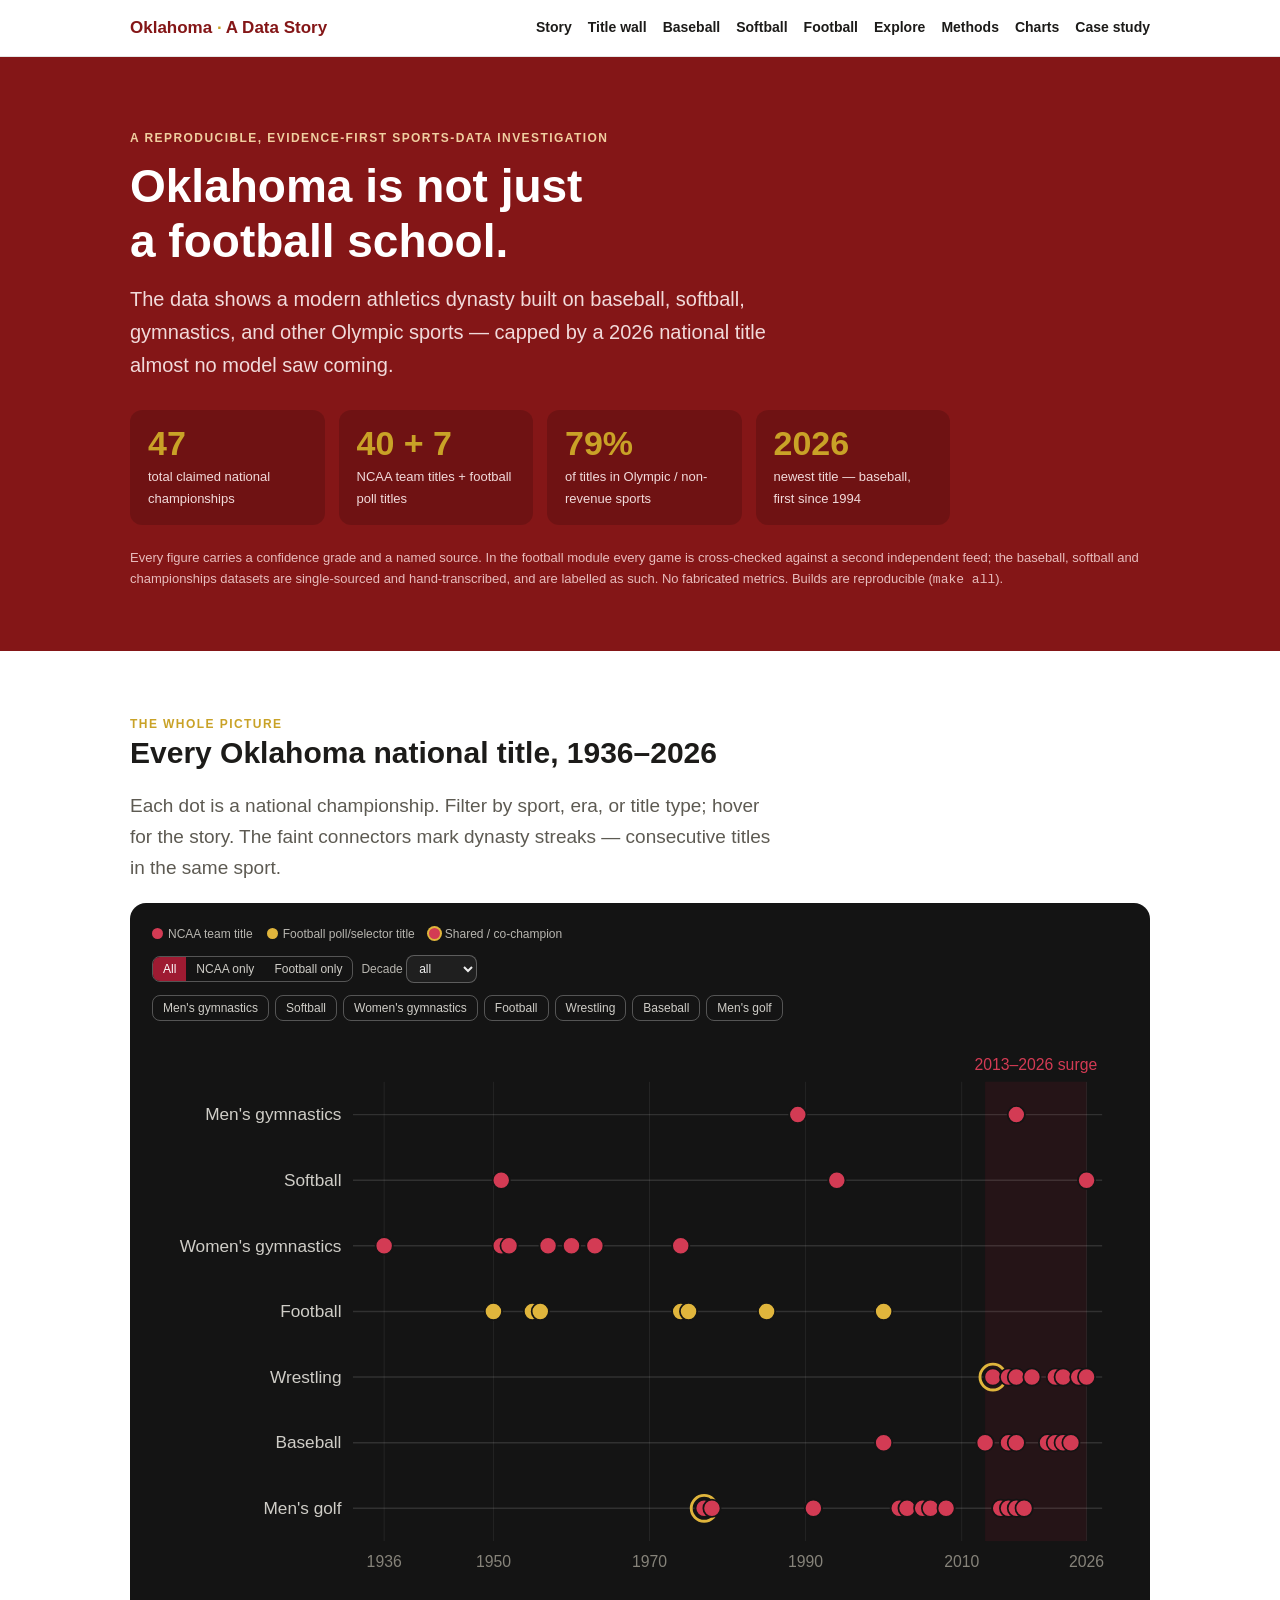
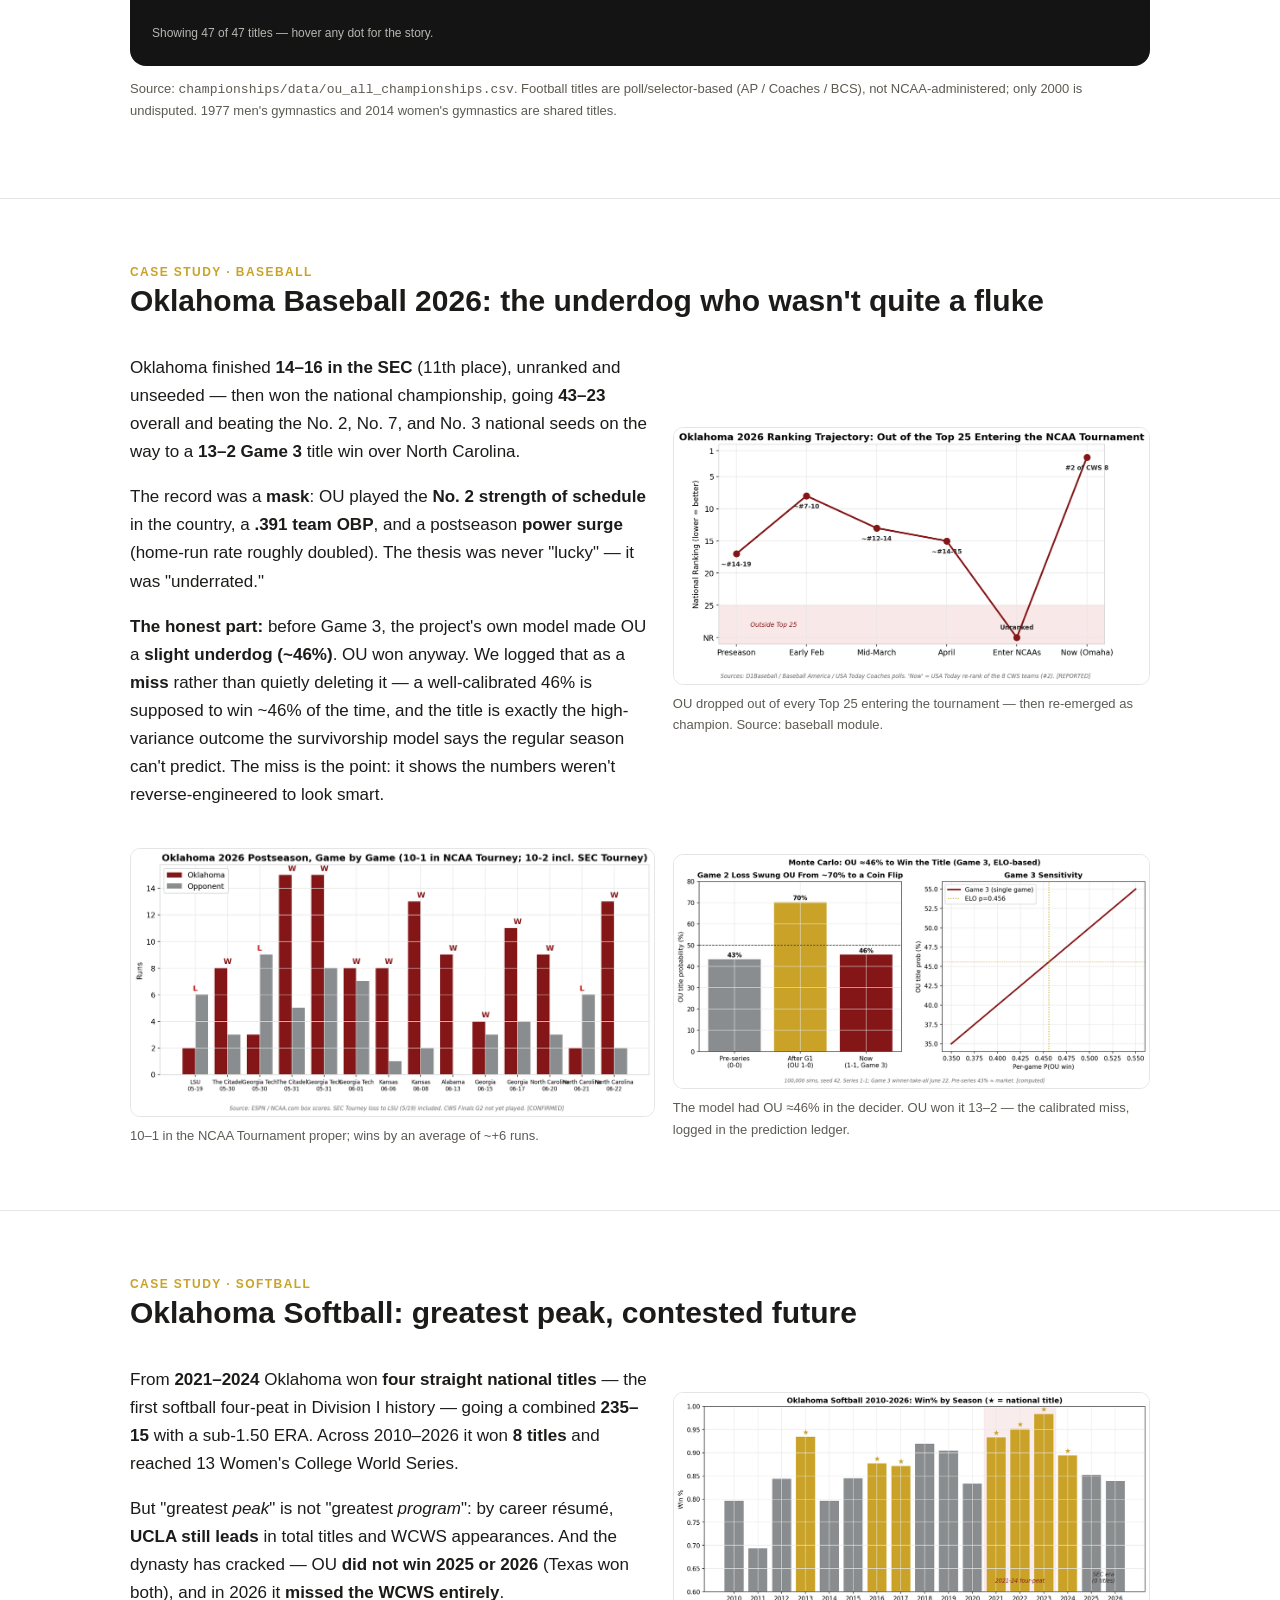
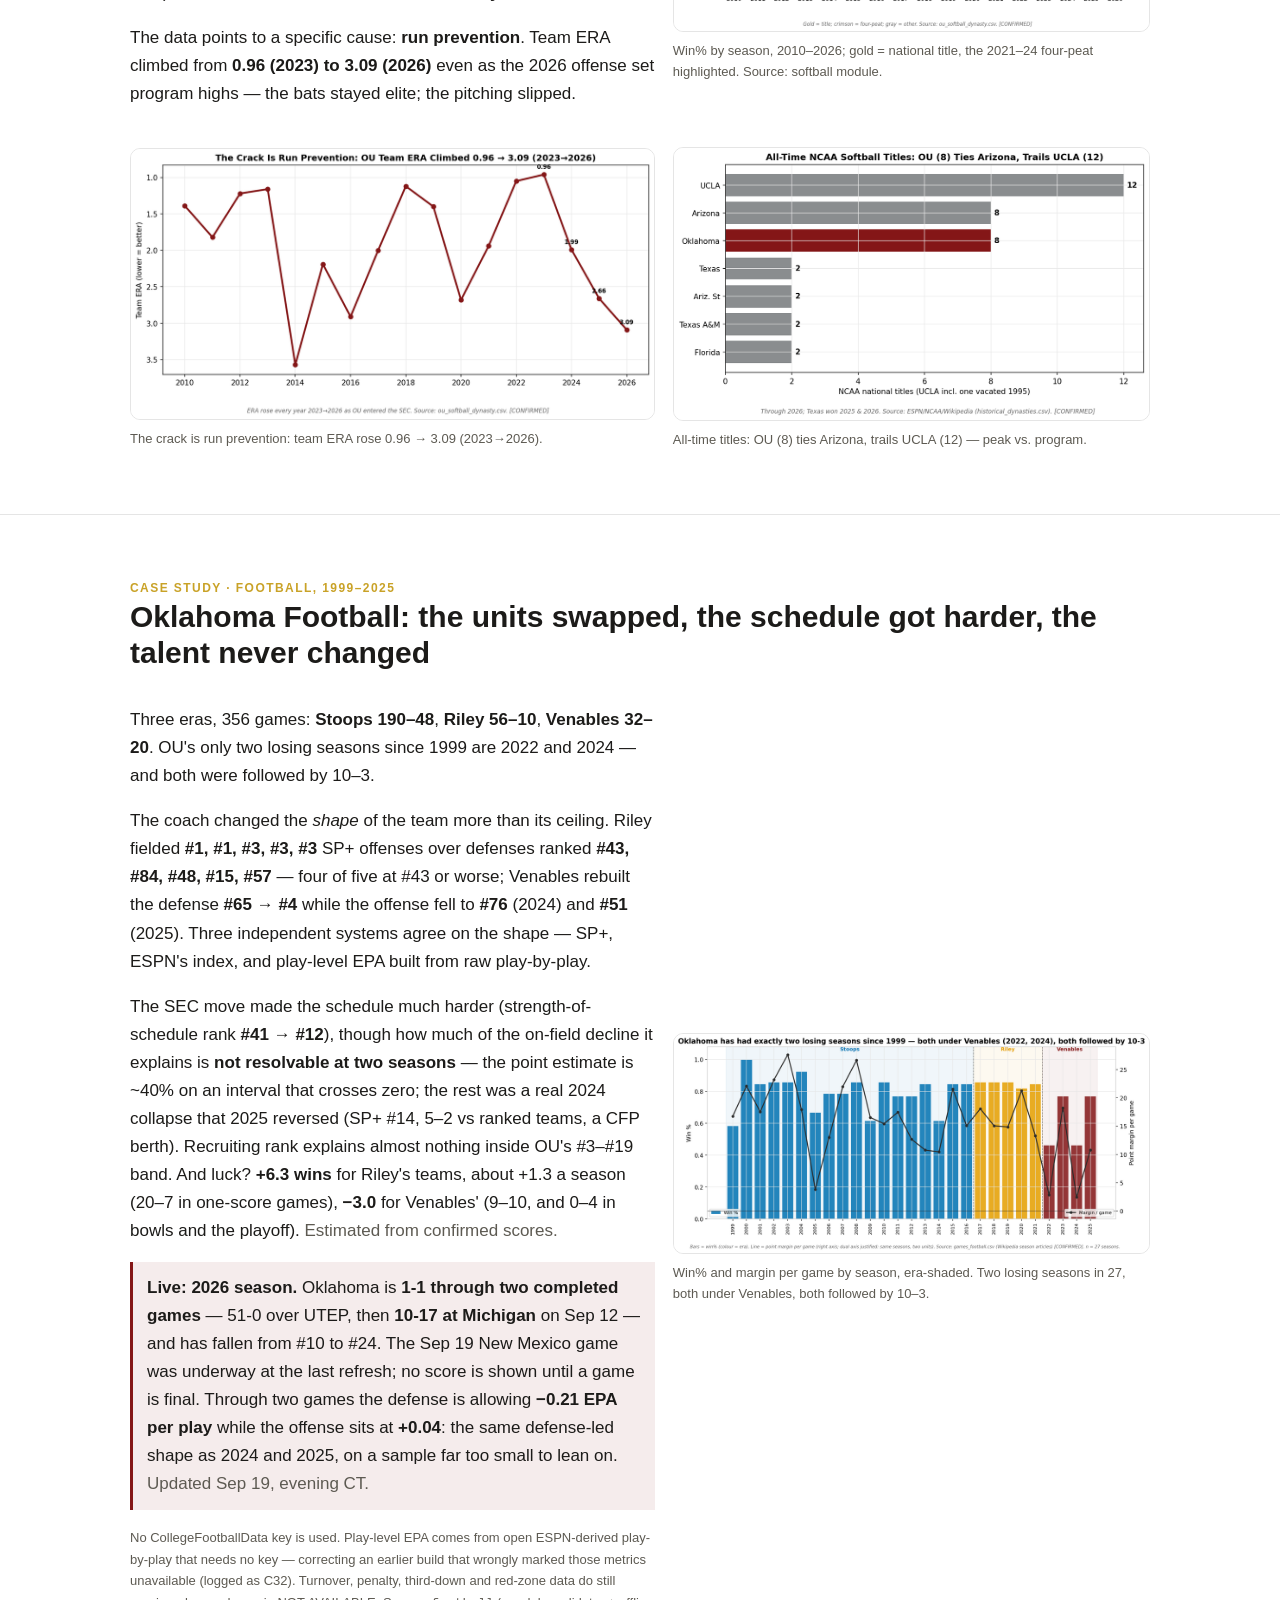
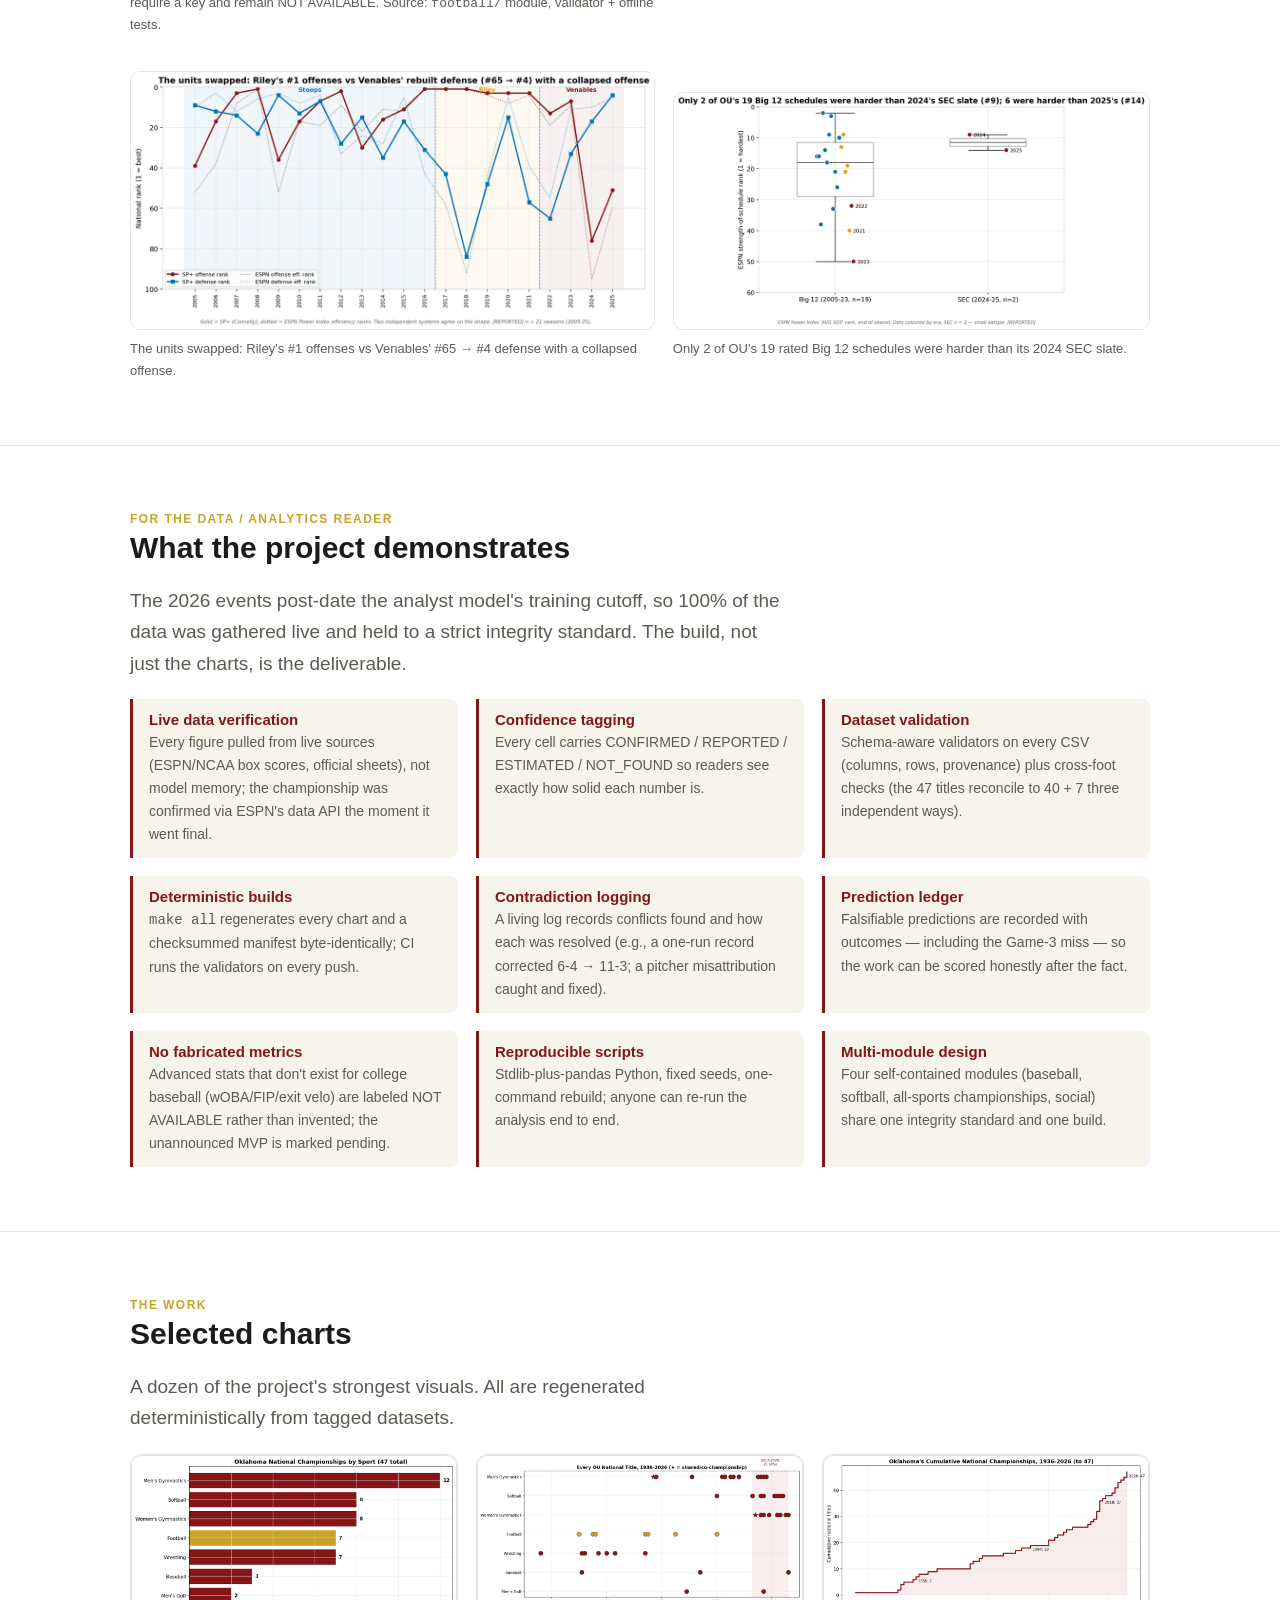
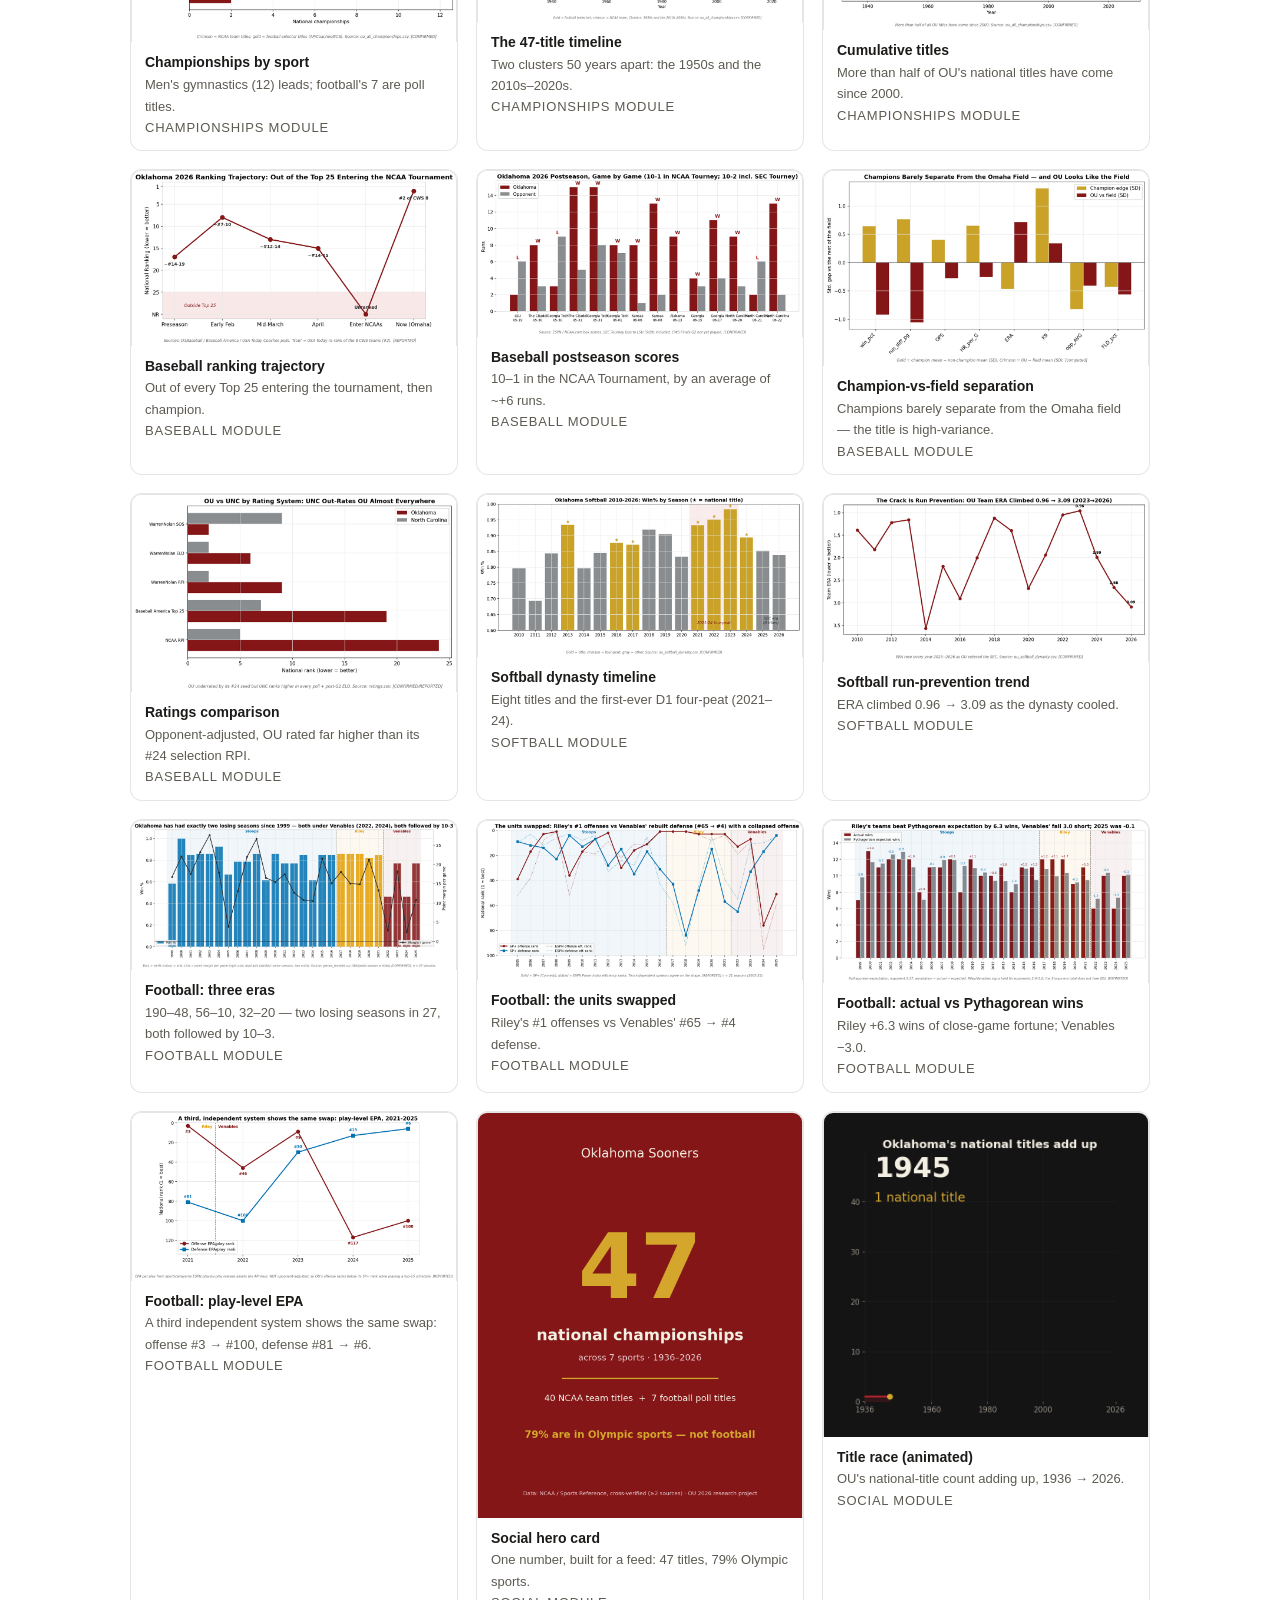
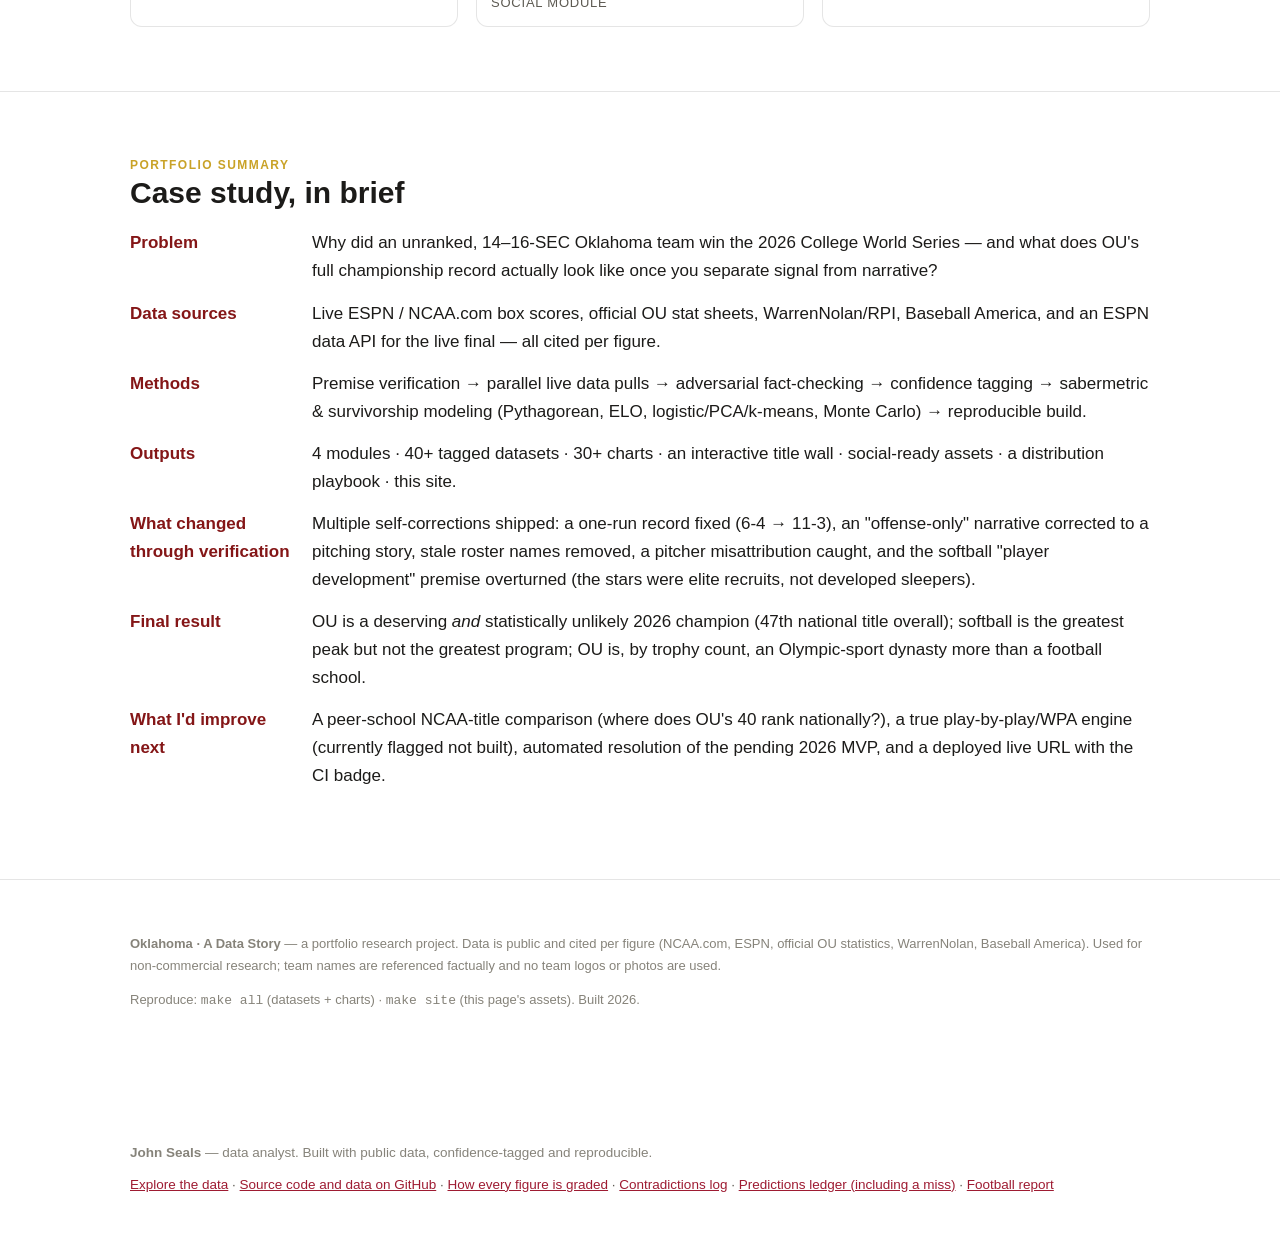
<file: site/index.html>
<!DOCTYPE html>
<html lang="en">
<head>
<meta charset="utf-8">
<meta name="viewport" content="width=device-width, initial-scale=1">
<title>Oklahoma: A Data Story — 47 national championships</title>
<meta name="description" content="A reproducible, evidence-first data investigation into Oklahoma athletics: 47 national titles, the 2026 baseball championship, the softball dynasty, three football eras, and what the data really shows.">
<link rel="stylesheet" href="styles.css">
<meta property="og:title" content="Oklahoma: A Data Story">
<meta property="og:description" content="A reproducible, evidence-first data investigation into Oklahoma athletics: 47 national titles, the 2026 baseball championship, the softball dynasty, and three football eras.">
<meta property="og:type" content="website">
<meta property="og:url" content="https://johnthesooner.github.io/oklahoma-2026-cws-research/site/">
<meta property="og:image" content="https://johnthesooner.github.io/oklahoma-2026-cws-research/site/assets/social_hero.png">
<meta name="twitter:card" content="summary_large_image">
<meta name="twitter:image" content="https://johnthesooner.github.io/oklahoma-2026-cws-research/site/assets/social_hero.png">
<meta name="author" content="John Seals">
</head>
<body>

<nav><div class="wrap">
  <span class="brand">Oklahoma <b>·</b> A Data Story</span>
  <div class="navlinks">
    <a href="#story">Story</a>
    <a href="#wall">Title wall</a>
    <a href="#baseball">Baseball</a>
    <a href="#softball">Softball</a>
    <a href="#football">Football</a>
    <a href="explore.html">Explore</a>
    <a href="#methods">Methods</a>
    <a href="#gallery">Charts</a>
    <a href="#casestudy">Case study</a>
  </div>
</div></nav>

<!-- SECTION 1 — HERO -->
<header class="hero" id="story"><div class="wrap">
  <div class="eyebrow">A reproducible, evidence-first sports-data investigation</div>
  <h1>Oklahoma is not just a football school.</h1>
  <p>The data shows a modern athletics dynasty built on baseball, softball, gymnastics, and other Olympic sports — capped by a 2026 national title almost no model saw coming.</p>
  <div class="stats">
    <div class="stat"><div class="n">47</div><div class="l">total claimed national championships</div></div>
    <div class="stat"><div class="n">40 + 7</div><div class="l">NCAA team titles + football poll titles</div></div>
    <div class="stat"><div class="n">79%</div><div class="l">of titles in Olympic / non-revenue sports</div></div>
    <div class="stat"><div class="n">2026</div><div class="l">newest title — baseball, first since 1994</div></div>
  </div>
  <div class="note">Every figure carries a confidence grade and a named source. In the football module every game is cross-checked against a second independent feed; the baseball, softball and championships datasets are single-sourced and hand-transcribed, and are labelled as such. No fabricated metrics. Builds are reproducible (<code>make all</code>).</div>
</div></header>

<!-- SECTION 2 — INTERACTIVE WALL -->
<section id="wall"><div class="wrap">
  <div class="eyebrow">The whole picture</div>
  <h2>Every Oklahoma national title, 1936–2026</h2>
  <p class="lead">Each dot is a national championship. Filter by sport, era, or title type; hover for the story. The faint connectors mark dynasty streaks — consecutive titles in the same sport.</p>
  <div class="panel" style="margin-top:18px">
    <div class="legend">
      <span><span class="swatch" style="background:#d33b54"></span>NCAA team title</span>
      <span><span class="swatch" style="background:#e0b53c"></span>Football poll/selector title</span>
      <span><span class="swatch" style="background:#d33b54;box-shadow:0 0 0 2px #e0b53c"></span>Shared / co-champion</span>
    </div>
    <div class="controls">
      <span class="seg" id="basisseg">
        <button data-b="all" aria-pressed="true">All</button>
        <button data-b="ncaa" aria-pressed="false">NCAA only</button>
        <button data-b="selector" aria-pressed="false">Football only</button>
      </span>
      <label style="font-size:12px;color:#b8b6b0">Decade
        <select id="decsel">
          <option value="all">all</option>
          <option value="1930">1930s</option><option value="1950">1950s</option>
          <option value="1960">1960s</option><option value="1970">1970s</option>
          <option value="1980">1980s</option><option value="1990">1990s</option>
          <option value="2000">2000s</option><option value="2010">2010s</option>
          <option value="2020">2020s</option>
        </select>
      </label>
    </div>
    <div id="chips" style="display:flex;flex-wrap:wrap;gap:6px;margin-bottom:12px"></div>
    <div id="wrap2" style="position:relative;width:100%">
      <svg id="wall-svg" viewBox="0 0 680 400" width="100%" role="img" aria-label="Scatter of all 47 Oklahoma national titles by sport and year"></svg>
      <div id="tip" style="position:absolute;display:none;pointer-events:none;background:#1f1f1f;border:1px solid rgba(255,255,255,.3);border-radius:8px;padding:8px 10px;font-size:12px;max-width:230px;z-index:5;color:#ededed"></div>
    </div>
    <div id="cap" style="font-size:12px;color:#b8b6b0;margin-top:8px"></div>
  </div>
  <p class="muted" style="font-size:13px;margin-top:12px">Source: <code>championships/data/ou_all_championships.csv</code>. Football titles are poll/selector-based (AP / Coaches / BCS), not NCAA-administered; only 2000 is undisputed. 1977 men's gymnastics and 2014 women's gymnastics are shared titles.</p>
</div></section>

<!-- SECTION 3 — BASEBALL -->
<section id="baseball"><div class="wrap">
  <div class="eyebrow">Case study · baseball</div>
  <h2>Oklahoma Baseball 2026: the underdog who wasn't quite a fluke</h2>
  <div class="grid cols2" style="margin-top:18px">
    <div>
      <p>Oklahoma finished <b>14–16 in the SEC</b> (11th place), unranked and unseeded — then won the national championship, going <b>43–23</b> overall and beating the No. 2, No. 7, and No. 3 national seeds on the way to a <b>13–2 Game 3</b> title win over North Carolina.</p>
      <p>The record was a <b>mask</b>: OU played the <b>No. 2 strength of schedule</b> in the country, a <b>.391 team OBP</b>, and a postseason <b>power surge</b> (home-run rate roughly doubled). The thesis was never "lucky" — it was "underrated."</p>
      <p><b>The honest part:</b> before Game 3, the project's own model made OU a <b>slight underdog (~46%)</b>. OU won anyway. We logged that as a <b>miss</b> rather than quietly deleting it — a well-calibrated 46% is supposed to win ~46% of the time, and the title is exactly the high-variance outcome the survivorship model says the regular season can't predict. The miss is the point: it shows the numbers weren't reverse-engineered to look smart.</p>
    </div>
    <figure>
      <img src="assets/bb_ranking.png" alt="Oklahoma fell out of every Top 25 entering the NCAA Tournament, then re-emerged in Omaha">
      <figcaption>OU dropped out of every Top 25 entering the tournament — then re-emerged as champion. <span class="muted">Source: baseball module.</span></figcaption>
    </figure>
  </div>
  <div class="grid cols2" style="margin-top:22px">
    <figure>
      <img src="assets/bb_postseason.png" alt="Oklahoma postseason scores, winning by an average margin of about six runs">
      <figcaption>10–1 in the NCAA Tournament proper; wins by an average of ~+6 runs.</figcaption>
    </figure>
    <figure>
      <img src="assets/bb_montecarlo.png" alt="Monte Carlo finals simulation showing Oklahoma as a slight underdog in Game 3">
      <figcaption>The model had OU ≈46% in the decider. OU won it 13–2 — the calibrated miss, logged in the prediction ledger.</figcaption>
    </figure>
  </div>
</div></section>

<!-- SECTION 4 — SOFTBALL -->
<section id="softball"><div class="wrap">
  <div class="eyebrow">Case study · softball</div>
  <h2>Oklahoma Softball: greatest peak, contested future</h2>
  <div class="grid cols2" style="margin-top:18px">
    <div>
      <p>From <b>2021–2024</b> Oklahoma won <b>four straight national titles</b> — the first softball four-peat in Division I history — going a combined <b>235–15</b> with a sub-1.50 ERA. Across 2010–2026 it won <b>8 titles</b> and reached 13 Women's College World Series.</p>
      <p>But "greatest <i>peak</i>" is not "greatest <i>program</i>": by career résumé, <b>UCLA still leads</b> in total titles and WCWS appearances. And the dynasty has cracked — OU <b>did not win 2025 or 2026</b> (Texas won both), and in 2026 it <b>missed the WCWS entirely</b>.</p>
      <p>The data points to a specific cause: <b>run prevention</b>. Team ERA climbed from <b>0.96 (2023) to 3.09 (2026)</b> even as the 2026 offense set program highs — the bats stayed elite; the pitching slipped.</p>
    </div>
    <figure>
      <img src="assets/sb_timeline.png" alt="Oklahoma softball dynasty timeline, win percentage by season with titles marked">
      <figcaption>Win% by season, 2010–2026; gold = national title, the 2021–24 four-peat highlighted. <span class="muted">Source: softball module.</span></figcaption>
    </figure>
  </div>
  <div class="grid cols2" style="margin-top:22px">
    <figure>
      <img src="assets/sb_runprev.png" alt="Oklahoma softball team ERA climbing from under one to over three from 2023 to 2026">
      <figcaption>The crack is run prevention: team ERA rose 0.96 → 3.09 (2023→2026).</figcaption>
    </figure>
    <figure>
      <img src="assets/sb_leaderboard.png" alt="All-time NCAA softball titles, Oklahoma ties Arizona and trails UCLA">
      <figcaption>All-time titles: OU (8) ties Arizona, trails UCLA (12) — peak vs. program.</figcaption>
    </figure>
  </div>
</div></section>

<!-- SECTION 4b — FOOTBALL -->
<section id="football"><div class="wrap">
  <div class="eyebrow">Case study · football, 1999–2025</div>
  <h2>Oklahoma Football: the units swapped, the schedule got harder, the talent never changed</h2>
  <div class="grid cols2" style="margin-top:18px">
    <div>
      <p>Three eras, 356 games: <b>Stoops 190–48</b>, <b>Riley 56–10</b>, <b>Venables 32–20</b>. OU's only two losing seasons since 1999 are 2022 and 2024 — and both were followed by 10–3.</p>
      <p>The coach changed the <i>shape</i> of the team more than its ceiling. Riley fielded <b>#1, #1, #3, #3, #3</b> SP+ offenses over defenses ranked <b>#43, #84, #48, #15, #57</b> — four of five at #43 or worse; Venables rebuilt the defense <b>#65 → #4</b> while the offense fell to <b>#76</b> (2024) and <b>#51</b> (2025). Three independent systems agree on the shape — SP+, ESPN's index, and play-level EPA built from raw play-by-play.</p>
      <p>The SEC move made the schedule much harder (strength-of-schedule rank <b>#41 → #12</b>), though how much of the on-field decline it explains is <b>not resolvable at two seasons</b> — the point estimate is ~40% on an interval that crosses zero; the rest was a real 2024 collapse that 2025 reversed (SP+ #14, 5–2 vs ranked teams, a CFP berth). Recruiting rank explains almost nothing inside OU's #3–#19 band. And luck? <b>+6.3 wins</b> for Riley's teams, about +1.3 a season (20–7 in one-score games), <b>−3.0</b> for Venables' (9–10, and 0–4 in bowls and the playoff). <span class="muted">Estimated from confirmed scores.</span></p>
      <p style="margin-top:14px;padding:12px 14px;border-left:3px solid #841617;background:rgba(132,22,23,.08)">
        <b>Live: 2026 season.</b> Oklahoma is <b>1-1 through two completed games</b> — 51-0 over UTEP, then
        <b>10-17 at Michigan</b> on Sep 12 — and has fallen from #10 to #24. The Sep 19 New Mexico game was
        underway at the last refresh; no score is shown until a game is final. Through two games the defense is allowing
        <b>−0.21 EPA per play</b> while the offense sits at <b>+0.04</b>: the same defense-led shape as
        2024 and 2025, on a sample far too small to lean on.
        <span class="muted">Updated Sep 19, evening CT.</span>
      </p>
      <p class="muted" style="font-size:13px">No CollegeFootballData key is used. Play-level EPA comes from open ESPN-derived play-by-play that needs no key — correcting an earlier build that wrongly marked those metrics unavailable (logged as C32). Turnover, penalty, third-down and red-zone data do still require a key and remain NOT AVAILABLE. Source: <code>football/</code> module, validator + offline tests.</p>
    </div>
    <figure>
      <img src="assets/fb_eras.png" alt="Oklahoma football win percentage and point margin by season, 1999 to 2025, shaded by head-coach era">
      <figcaption>Win% and margin per game by season, era-shaded. Two losing seasons in 27, both under Venables, both followed by 10–3.</figcaption>
    </figure>
  </div>
  <div class="grid cols2" style="margin-top:22px">
    <figure>
      <img src="assets/fb_units.png" alt="SP+ offense and defense national rank of Oklahoma over time, showing Riley's number one offenses and Venables' rebuilt defense">
      <figcaption>The units swapped: Riley's #1 offenses vs Venables' #65 → #4 defense with a collapsed offense.</figcaption>
    </figure>
    <figure>
      <img src="assets/fb_sos.png" alt="Distribution of Oklahoma's strength-of-schedule rank in the Big 12 versus the SEC">
      <figcaption>Only 2 of OU's 19 rated Big 12 schedules were harder than its 2024 SEC slate.</figcaption>
    </figure>
  </div>
</div></section>

<!-- SECTION 5 — WHAT THE PROJECT PROVES -->
<section id="methods"><div class="wrap">
  <div class="eyebrow">For the data / analytics reader</div>
  <h2>What the project demonstrates</h2>
  <p class="lead">The 2026 events post-date the analyst model's training cutoff, so 100% of the data was gathered live and held to a strict integrity standard. The build, not just the charts, is the deliverable.</p>
  <div class="grid proves" style="margin-top:20px">
    <div class="feat"><h3>Live data verification</h3><p>Every figure pulled from live sources (ESPN/NCAA box scores, official sheets), not model memory; the championship was confirmed via ESPN's data API the moment it went final.</p></div>
    <div class="feat"><h3>Confidence tagging</h3><p>Every cell carries CONFIRMED / REPORTED / ESTIMATED / NOT_FOUND so readers see exactly how solid each number is.</p></div>
    <div class="feat"><h3>Dataset validation</h3><p>Schema-aware validators on every CSV (columns, rows, provenance) plus cross-foot checks (the 47 titles reconcile to 40 + 7 three independent ways).</p></div>
    <div class="feat"><h3>Deterministic builds</h3><p><code>make all</code> regenerates every chart and a checksummed manifest byte-identically; CI runs the validators on every push.</p></div>
    <div class="feat"><h3>Contradiction logging</h3><p>A living log records conflicts found and how each was resolved (e.g., a one-run record corrected 6-4 → 11-3; a pitcher misattribution caught and fixed).</p></div>
    <div class="feat"><h3>Prediction ledger</h3><p>Falsifiable predictions are recorded with outcomes — including the Game-3 miss — so the work can be scored honestly after the fact.</p></div>
    <div class="feat"><h3>No fabricated metrics</h3><p>Advanced stats that don't exist for college baseball (wOBA/FIP/exit velo) are labeled NOT AVAILABLE rather than invented; the unannounced MVP is marked pending.</p></div>
    <div class="feat"><h3>Reproducible scripts</h3><p>Stdlib-plus-pandas Python, fixed seeds, one-command rebuild; anyone can re-run the analysis end to end.</p></div>
    <div class="feat"><h3>Multi-module design</h3><p>Four self-contained modules (baseball, softball, all-sports championships, social) share one integrity standard and one build.</p></div>
  </div>
</div></section>

<!-- SECTION 6 — GALLERY -->
<section id="gallery"><div class="wrap">
  <div class="eyebrow">The work</div>
  <h2>Selected charts</h2>
  <p class="lead">A dozen of the project's strongest visuals. All are regenerated deterministically from tagged datasets.</p>
  <div class="grid gallery" style="margin-top:20px" id="galgrid"></div>
</div></section>

<!-- SECTION 7 — PORTFOLIO CASE STUDY -->
<section id="casestudy"><div class="wrap">
  <div class="eyebrow">Portfolio summary</div>
  <h2>Case study, in brief</h2>
  <dl class="pf" style="margin-top:18px">
    <dt>Problem</dt><dd>Why did an unranked, 14–16-SEC Oklahoma team win the 2026 College World Series — and what does OU's full championship record actually look like once you separate signal from narrative?</dd>
    <dt>Data sources</dt><dd>Live ESPN / NCAA.com box scores, official OU stat sheets, WarrenNolan/RPI, Baseball America, and an ESPN data API for the live final — all cited per figure.</dd>
    <dt>Methods</dt><dd>Premise verification → parallel live data pulls → adversarial fact-checking → confidence tagging → sabermetric & survivorship modeling (Pythagorean, ELO, logistic/PCA/k-means, Monte Carlo) → reproducible build.</dd>
    <dt>Outputs</dt><dd>4 modules · 40+ tagged datasets · 30+ charts · an interactive title wall · social-ready assets · a distribution playbook · this site.</dd>
    <dt>What changed through verification</dt><dd>Multiple self-corrections shipped: a one-run record fixed (6-4 → 11-3), an "offense-only" narrative corrected to a pitching story, stale roster names removed, a pitcher misattribution caught, and the softball "player development" premise overturned (the stars were elite recruits, not developed sleepers).</dd>
    <dt>Final result</dt><dd>OU is a deserving <i>and</i> statistically unlikely 2026 champion (47th national title overall); softball is the greatest peak but not the greatest program; OU is, by trophy count, an Olympic-sport dynasty more than a football school.</dd>
    <dt>What I'd improve next</dt><dd>A peer-school NCAA-title comparison (where does OU's 40 rank nationally?), a true play-by-play/WPA engine (currently flagged not built), automated resolution of the pending 2026 MVP, and a deployed live URL with the CI badge.</dd>
  </dl>
</div></section>


<footer><div class="wrap">
  <p><b>Oklahoma · A Data Story</b> — a portfolio research project. Data is public and cited per figure (NCAA.com, ESPN, official OU statistics, WarrenNolan, Baseball America). Used for non-commercial research; team names are referenced factually and no team logos or photos are used.</p>
  <p>Reproduce: <code>make all</code> (datasets + charts) · <code>make site</code> (this page's assets). Built 2026.</p>
</div></footer>

<script>
(function(){
  var ns="http://www.w3.org/2000/svg";
  var CR="#d33b54", GO="#e0b53c", DARK="#141414";
  var sports=["Men's gymnastics","Softball","Women's gymnastics","Football","Wrestling","Baseball","Men's golf"];
  var T=[
   {y:1977,si:0,c:"Paul Ziert",r:"Co-champion (shared)",n:1,sh:1},{y:1978,si:0,c:"Paul Ziert",r:"Won outright (Bart Conner era)",n:1,sh:0},
   {y:1991,si:0,c:"Greg Buwick",r:"Buwick era",n:1,sh:0},{y:2002,si:0,c:"Mark Williams",r:"NCAA team title",n:1,sh:0},
   {y:2003,si:0,c:"Mark Williams",r:"Back-to-back",n:1,sh:0},{y:2005,si:0,c:"Mark Williams",r:"NCAA team title",n:1,sh:0},
   {y:2006,si:0,c:"Mark Williams",r:"Back-to-back",n:1,sh:0},{y:2008,si:0,c:"Mark Williams",r:"NCAA team title",n:1,sh:0},
   {y:2015,si:0,c:"Mark Williams",r:"Start of four straight",n:1,sh:0},{y:2016,si:0,c:"Mark Williams",r:"NCAA team title",n:1,sh:0},
   {y:2017,si:0,c:"Mark Williams",r:"NCAA team title",n:1,sh:0},{y:2018,si:0,c:"Mark Williams",r:"Capped four straight",n:1,sh:0},
   {y:2000,si:1,c:"Patty Gasso",r:"def. UCLA — OU's first title",n:1,sh:0},{y:2013,si:1,c:"Patty Gasso",r:"def. Tennessee",n:1,sh:0},
   {y:2016,si:1,c:"Patty Gasso",r:"def. Auburn",n:1,sh:0},{y:2017,si:1,c:"Patty Gasso",r:"def. Florida",n:1,sh:0},
   {y:2021,si:1,c:"Patty Gasso",r:"def. Florida State",n:1,sh:0},{y:2022,si:1,c:"Patty Gasso",r:"swept Texas",n:1,sh:0},
   {y:2023,si:1,c:"Patty Gasso",r:"def. Florida State",n:1,sh:0},{y:2024,si:1,c:"Patty Gasso",r:"def. Texas — first-ever four-peat",n:1,sh:0},
   {y:2014,si:2,c:"K.J. Kindler",r:"Tied Florida (first NCAA gym tie)",n:1,sh:1},{y:2016,si:2,c:"K.J. Kindler",r:"NCAA team title",n:1,sh:0},
   {y:2017,si:2,c:"K.J. Kindler",r:"Back-to-back",n:1,sh:0},{y:2019,si:2,c:"K.J. Kindler",r:"NCAA team title",n:1,sh:0},
   {y:2022,si:2,c:"K.J. Kindler",r:"NCAA team title",n:1,sh:0},{y:2023,si:2,c:"K.J. Kindler",r:"Back-to-back",n:1,sh:0},
   {y:2025,si:2,c:"K.J. Kindler",r:"def. UCLA",n:1,sh:0},{y:2026,si:2,c:"K.J. Kindler",r:"def. LSU",n:1,sh:0},
   {y:1950,si:3,c:"Bud Wilkinson",r:"Consensus (AP + Coaches)",n:0,sh:0},{y:1955,si:3,c:"Bud Wilkinson",r:"AP; Orange Bowl win vs Maryland",n:0,sh:0},
   {y:1956,si:3,c:"Bud Wilkinson",r:"Consensus (AP + Coaches)",n:0,sh:0},{y:1974,si:3,c:"Barry Switzer",r:"AP only (team on probation)",n:0,sh:0},
   {y:1975,si:3,c:"Barry Switzer",r:"Consensus; Orange Bowl win vs Michigan",n:0,sh:0},{y:1985,si:3,c:"Barry Switzer",r:"AP; Orange Bowl win vs Penn State",n:0,sh:0},
   {y:2000,si:3,c:"Bob Stoops",r:"BCS + AP + Coaches (undisputed)",n:0,sh:0},
   {y:1936,si:4,c:"Paul V. Keen",r:"First OU NCAA wrestling title",n:1,sh:0},{y:1951,si:4,c:"Port Robertson",r:"NCAA team title",n:1,sh:0},
   {y:1952,si:4,c:"Port Robertson",r:"Back-to-back",n:1,sh:0},{y:1957,si:4,c:"Port Robertson",r:"NCAA team title",n:1,sh:0},
   {y:1960,si:4,c:"Tommy Evans",r:"NCAA team title",n:1,sh:0},{y:1963,si:4,c:"Tommy Evans",r:"NCAA team title",n:1,sh:0},
   {y:1974,si:4,c:"Stan Abel",r:"Last OU wrestling title",n:1,sh:0},
   {y:1951,si:5,c:"Jack Baer",r:"def. Tennessee (CWS undefeated)",n:1,sh:0},{y:1994,si:5,c:"Larry Cochell",r:"def. Georgia Tech 13-5",n:1,sh:0},
   {y:2026,si:5,c:"Skip Johnson",r:"def. North Carolina (CWS) — first since 1994",n:1,sh:0},
   {y:1989,si:6,c:"Gregg Grost",r:"OU's first men's golf title",n:1,sh:0},{y:2017,si:6,c:"Ryan Hybl",r:"match-play win 3-1-1 vs Oregon",n:1,sh:0}
  ];
  var x0=140,x1=662,y0=34,y1=354,rowH=(y1-y0)/7;
  function xF(y){return x0+(y-1932)/96*(x1-x0);}
  function cy(i){return y0+rowH*(i+0.5);}
  function E(t,a){var e=document.createElementNS(ns,t);for(var k in a)e.setAttribute(k,a[k]);return e;}
  var svg=document.getElementById("wall-svg"),tip=document.getElementById("tip"),wrap=document.getElementById("wrap2");
  var order=[0,1,2,3,4,5,6];
  var yidx={}; order.slice().reverse().forEach(function(si,i){yidx[si]=i;});

  svg.appendChild(E("rect",{x:xF(2013),y:y0,width:xF(2026)-xF(2013),height:y1-y0,fill:"rgba(158,27,50,0.13)"}));
  var bl=E("text",{x:(xF(2013)+xF(2026))/2,y:y0-8,"text-anchor":"middle","font-size":"11px",fill:CR});bl.textContent="2013–2026 surge";svg.appendChild(bl);
  for(var i=0;i<7;i++){
    svg.appendChild(E("line",{x1:x0,y1:cy(i),x2:x1,y2:cy(i),stroke:"rgba(255,255,255,.12)","stroke-width":1}));
    var lab=E("text",{x:x0-8,y:cy(i)+4,"text-anchor":"end","font-size":"12px",fill:"#cfcdc7"});lab.textContent=sports[i];svg.appendChild(lab);
  }
  [1936,1950,1970,1990,2010,2026].forEach(function(yr){
    svg.appendChild(E("line",{x1:xF(yr),y1:y0,x2:xF(yr),y2:y1,stroke:"rgba(255,255,255,.10)","stroke-width":.5}));
    var t=E("text",{x:xF(yr),y:y1+18,"text-anchor":"middle","font-size":"11px",fill:"#86837a"});t.textContent=yr;svg.appendChild(t);
  });
  // dynasty streak connectors (consecutive same-sport titles <=2 yrs apart)
  var bysp={}; T.forEach(function(d){(bysp[d.si]=bysp[d.si]||[]).push(d.y);});
  Object.keys(bysp).forEach(function(si){
    var ys=bysp[si].slice().sort(function(a,b){return a-b;});
    for(var k=1;k<ys.length;k++){ if(ys[k]-ys[k-1]<=2){
      svg.appendChild(E("line",{x1:xF(ys[k-1]),y1:cy(yidx[si]),x2:xF(ys[k]),y2:cy(yidx[si]),stroke:CR,"stroke-width":3,"stroke-opacity":.35}));
    }}
  });

  var dots=[];
  T.forEach(function(d){
    var col=d.n?CR:GO, x=xF(d.y), y=cy(yidx[d.si]);
    if(d.sh){svg.appendChild(E("circle",{cx:x,cy:y,r:9,fill:"none",stroke:GO,"stroke-width":2}));}
    var c=E("circle",{cx:x,cy:y,r:6,fill:col,stroke:DARK,"stroke-width":1.2});
    c.style.cursor="pointer";c.style.transition="opacity .15s";
    c.addEventListener("mouseenter",function(ev){
      tip.innerHTML="<div style='font-weight:700'>"+d.y+" · "+sports[d.si]+"</div><div style='color:#b8b6b0;margin-top:2px'>"+d.c+"</div><div style='margin-top:2px'>"+d.r+"</div>";
      tip.style.display="block";move(ev);
    });
    c.addEventListener("mousemove",move);
    c.addEventListener("mouseleave",function(){tip.style.display="none";});
    function move(ev){var wr=wrap.getBoundingClientRect();var lx=ev.clientX-wr.left+12;if(lx>wr.width-240)lx=wr.width-240;tip.style.left=lx+"px";tip.style.top=(ev.clientY-wr.top+12)+"px";}
    svg.appendChild(c); dots.push({el:c,d:d});
  });

  var activeSport=-1, basis="all", decade="all";
  var cap=document.getElementById("cap");
  function vis(d){
    if(activeSport>=0 && d.si!==activeSport) return false;
    if(basis==="ncaa" && !d.n) return false;
    if(basis==="selector" && d.n) return false;
    if(decade!=="all"){var dd=Math.floor(d.y/10)*10; if(dd!==+decade) return false;}
    return true;
  }
  function apply(){
    var shown=0;
    dots.forEach(function(o){var v=vis(o.d);o.el.style.opacity=v?1:0.08;if(v)shown++;});
    cap.textContent="Showing "+shown+" of 47 titles"+(activeSport>=0?" · "+sports[activeSport]:"")+(basis!=="all"?" · "+(basis==="ncaa"?"NCAA only":"football only"):"")+(decade!=="all"?" · "+decade+"s":"")+" — hover any dot for the story.";
  }
  // sport chips
  var chips=document.getElementById("chips");
  sports.forEach(function(s,i){
    var b=document.createElement("button");b.className="chip";b.textContent=s;b.setAttribute("aria-pressed","false");
    b.onclick=function(){activeSport=(activeSport===i)?-1:i;chips.querySelectorAll(".chip").forEach(function(c,j){c.setAttribute("aria-pressed",(activeSport===j)?"true":"false");});apply();};
    chips.appendChild(b);
  });
  // basis segmented
  document.querySelectorAll("#basisseg button").forEach(function(b){
    b.onclick=function(){basis=b.getAttribute("data-b");document.querySelectorAll("#basisseg button").forEach(function(x){x.setAttribute("aria-pressed",x===b?"true":"false");});apply();};
  });
  document.getElementById("decsel").onchange=function(){decade=this.value;apply();};
  apply();

  // gallery
  var GAL=[
    ["assets/champ_bysport.png","Championships by sport","Men's gymnastics (12) leads; football's 7 are poll titles.","championships"],
    ["assets/champ_timeline.png","The 47-title timeline","Two clusters 50 years apart: the 1950s and the 2010s–2020s.","championships"],
    ["assets/champ_cumulative.png","Cumulative titles","More than half of OU's national titles have come since 2000.","championships"],
    ["assets/bb_ranking.png","Baseball ranking trajectory","Out of every Top 25 entering the tournament, then champion.","baseball"],
    ["assets/bb_postseason.png","Baseball postseason scores","10–1 in the NCAA Tournament, by an average of ~+6 runs.","baseball"],
    ["assets/bb_pca.png","Champion-vs-field separation","Champions barely separate from the Omaha field — the title is high-variance.","baseball"],
    ["assets/bb_ratings.png","Ratings comparison","Opponent-adjusted, OU rated far higher than its #24 selection RPI.","baseball"],
    ["assets/sb_timeline.png","Softball dynasty timeline","Eight titles and the first-ever D1 four-peat (2021–24).","softball"],
    ["assets/sb_runprev.png","Softball run-prevention trend","ERA climbed 0.96 → 3.09 as the dynasty cooled.","softball"],
    ["assets/fb_eras.png","Football: three eras","190–48, 56–10, 32–20 — two losing seasons in 27, both followed by 10–3.","football"],
    ["assets/fb_units.png","Football: the units swapped","Riley's #1 offenses vs Venables' #65 → #4 defense.","football"],
    ["assets/fb_luck.png","Football: actual vs Pythagorean wins","Riley +6.3 wins of close-game fortune; Venables −3.0.","football"],
    ["assets/fb_epa.png","Football: play-level EPA","A third independent system shows the same swap: offense #3 → #100, defense #81 → #6.","football"],
    ["assets/social_hero.png","Social hero card","One number, built for a feed: 47 titles, 79% Olympic sports.","social"],
    ["assets/title_race.gif","Title race (animated)","OU's national-title count adding up, 1936 → 2026.","social"]
  ];
  var gg=document.getElementById("galgrid");
  GAL.forEach(function(g){
    var card=document.createElement("div");card.className="card";
    card.innerHTML='<figure><img loading="lazy" src="'+g[0]+'" alt="'+g[1]+'"></figure><div class="meta"><h3>'+g[1]+'</h3><p>'+g[2]+'</p><p class="src">'+g[3]+' module</p></div>';
    gg.appendChild(card);
  });

})();
</script>
<footer style="border-top:1px solid rgba(255,255,255,.12);margin-top:48px;padding:28px 0 44px">
  <div class="wrap" style="font-size:13.5px;line-height:1.65">
    <p style="margin:0 0 10px"><b>John Seals</b> — data analyst. Built with public data, confidence-tagged and reproducible.</p>
    <p class="muted" style="margin:0">
      <a href="explore.html">Explore the data</a> ·
      <a href="https://github.com/johnthesooner/oklahoma-2026-cws-research">Source code and data on GitHub</a> ·
      <a href="https://github.com/johnthesooner/oklahoma-2026-cws-research/blob/main/methodology/confidence_framework.md">How every figure is graded</a> ·
      <a href="https://github.com/johnthesooner/oklahoma-2026-cws-research/blob/main/data/contradictions_log.csv">Contradictions log</a> ·
      <a href="https://github.com/johnthesooner/oklahoma-2026-cws-research/blob/main/data/predictions_ledger.csv">Predictions ledger (including a miss)</a> ·
      <a href="https://github.com/johnthesooner/oklahoma-2026-cws-research/blob/main/football/report/OKLAHOMA_FOOTBALL_ERAS_REPORT.md">Football report</a>
    </p>
  </div>
</footer>
</body>
</html>
</file>
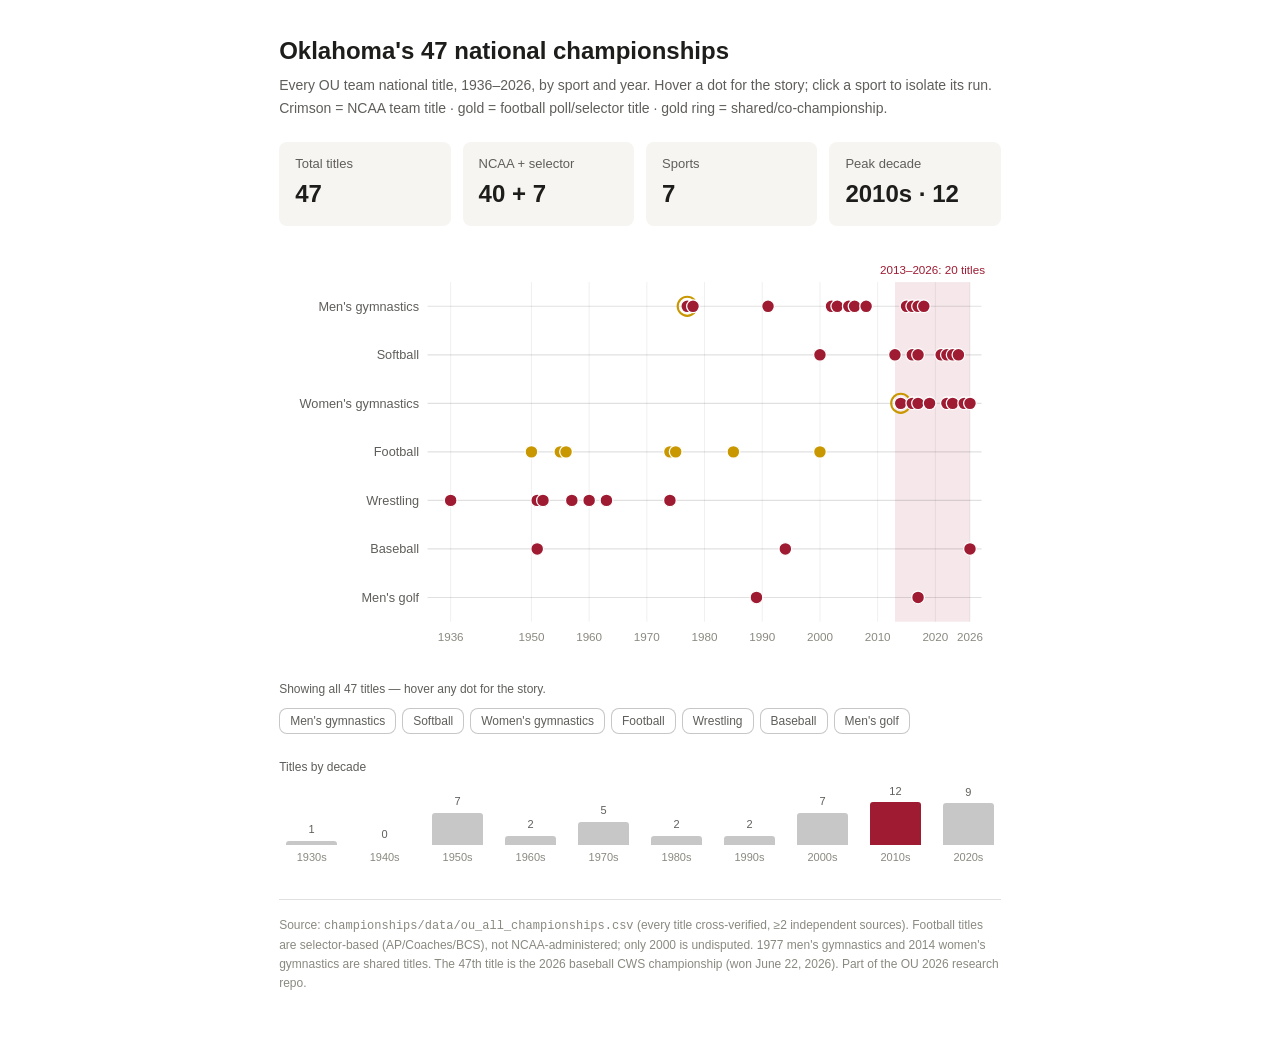
<file: championships/viz/index.html>
<!DOCTYPE html>
<html lang="en">
<head>
<meta charset="utf-8">
<meta name="viewport" content="width=device-width, initial-scale=1">
<title>Oklahoma's 47 National Championships — interactive</title>
<style>
:root{
  --bg:#ffffff;--surface:#f6f5f2;--text:#1d1d1b;--muted:#5f5e5a;--hint:#8a8980;
  --border-t:rgba(0,0,0,.12);--border-s:rgba(0,0,0,.22);
  --info-bg:#fbeaed;--info-text:#841617;--info-border:#d99aa3;
  --crimson:#9e1b32;--gold:#c99700;
  --color-background-primary:var(--bg);--color-background-secondary:var(--surface);
  --color-text-primary:var(--text);--color-text-secondary:var(--muted);--color-text-tertiary:var(--hint);
  --color-border-tertiary:var(--border-t);--color-border-secondary:var(--border-s);
  --color-background-info:var(--info-bg);--color-text-info:var(--info-text);--color-border-info:var(--info-border);
  --border-radius-md:8px;
}
@media (prefers-color-scheme:dark){
  :root{--bg:#191919;--surface:#232323;--text:#ededed;--muted:#a8a8a3;--hint:#7c7b76;
    --border-t:rgba(255,255,255,.14);--border-s:rgba(255,255,255,.26);
    --info-bg:#3a1f24;--info-text:#f0b8c0;--info-border:#7a3b44;--crimson:#d33b54;--gold:#e0b53c;}
}
*{box-sizing:border-box}
body{margin:0;background:var(--bg);color:var(--text);font-family:-apple-system,BlinkMacSystemFont,"Segoe UI",Roboto,Helvetica,Arial,sans-serif;line-height:1.6}
.page{max-width:760px;margin:0 auto;padding:2rem 1.2rem 3rem}
h1{font-size:24px;font-weight:600;margin:0 0 .25rem}
.sub{color:var(--muted);font-size:14px;margin:0 0 1.4rem}
.mc{background:var(--surface);border-radius:var(--border-radius-md);padding:.8rem 1rem}
.mc .l{font-size:13px;color:var(--muted)}
.mc .v{font-size:24px;font-weight:600}
.chip{cursor:pointer;border:0.5px solid var(--border-s);background:var(--bg);border-radius:var(--border-radius-md);padding:5px 10px;font-size:12px;color:var(--muted)}
.chip[aria-pressed="true"]{background:var(--info-bg);color:var(--info-text);border-color:var(--info-border)}
.dot{cursor:pointer;transition:opacity .15s}
footer{margin-top:2rem;padding-top:1rem;border-top:0.5px solid var(--border-t);font-size:12px;color:var(--hint)}
a{color:var(--info-text)}
</style>
</head>
<body>
<div class="page">
<h1>Oklahoma's 47 national championships</h1>
<p class="sub">Every OU team national title, 1936–2026, by sport and year. Hover a dot for the story; click a sport to isolate its run. Crimson = NCAA team title · gold = football poll/selector title · gold ring = shared/co-championship.</p>

<div style="display:grid;grid-template-columns:repeat(auto-fit,minmax(140px,1fr));gap:12px;margin:0 0 1.25rem">
  <div class="mc"><div class="l">Total titles</div><div class="v">47</div></div>
  <div class="mc"><div class="l">NCAA + selector</div><div class="v">40 + 7</div></div>
  <div class="mc"><div class="l">Sports</div><div class="v">7</div></div>
  <div class="mc"><div class="l">Peak decade</div><div class="v">2010s · 12</div></div>
</div>

<div id="wrap" style="position:relative;width:100%">
  <svg id="wall" viewBox="0 0 680 400" width="100%" role="img" aria-label="Sport by year scatter of all 47 Oklahoma national titles"></svg>
  <div id="tip" style="position:absolute;display:none;pointer-events:none;background:var(--bg);border:0.5px solid var(--border-s);border-radius:var(--border-radius-md);padding:8px 10px;font-size:12px;max-width:230px;z-index:5;color:var(--text)"></div>
</div>

<div id="cap" style="font-size:12px;color:var(--muted);margin:2px 0 8px"></div>
<div id="chips" style="display:flex;flex-wrap:wrap;gap:6px;margin-bottom:1.5rem"></div>

<div style="font-size:12px;color:var(--muted);margin-bottom:6px">Titles by decade</div>
<div id="decbars" style="display:flex;align-items:flex-end;gap:8px;height:84px;margin-bottom:1rem"></div>

<footer>
Source: <code>championships/data/ou_all_championships.csv</code> (every title cross-verified, ≥2 independent sources). Football titles are selector-based (AP/Coaches/BCS), not NCAA-administered; only 2000 is undisputed. 1977 men's gymnastics and 2014 women's gymnastics are shared titles. The 47th title is the 2026 baseball CWS championship (won June 22, 2026). Part of the OU 2026 research repo.
</footer>
</div>

<script>
(function(){
  var ns="http://www.w3.org/2000/svg";
  var css=getComputedStyle(document.documentElement);
  var CR=css.getPropertyValue("--crimson").trim()||"#9e1b32", GO=css.getPropertyValue("--gold").trim()||"#c99700";
  var sports=["Men's gymnastics","Softball","Women's gymnastics","Football","Wrestling","Baseball","Men's golf"];
  var T=[
   {y:1977,si:0,c:"Paul Ziert",r:"Co-champion (shared)",n:1,sh:1},{y:1978,si:0,c:"Paul Ziert",r:"Won outright (Bart Conner era)",n:1,sh:0},
   {y:1991,si:0,c:"Greg Buwick",r:"Buwick era",n:1,sh:0},{y:2002,si:0,c:"Mark Williams",r:"NCAA team title",n:1,sh:0},
   {y:2003,si:0,c:"Mark Williams",r:"Back-to-back",n:1,sh:0},{y:2005,si:0,c:"Mark Williams",r:"NCAA team title",n:1,sh:0},
   {y:2006,si:0,c:"Mark Williams",r:"Back-to-back",n:1,sh:0},{y:2008,si:0,c:"Mark Williams",r:"NCAA team title",n:1,sh:0},
   {y:2015,si:0,c:"Mark Williams",r:"Start of four straight",n:1,sh:0},{y:2016,si:0,c:"Mark Williams",r:"NCAA team title",n:1,sh:0},
   {y:2017,si:0,c:"Mark Williams",r:"NCAA team title",n:1,sh:0},{y:2018,si:0,c:"Mark Williams",r:"Capped four straight",n:1,sh:0},
   {y:2000,si:1,c:"Patty Gasso",r:"def. UCLA — OU's first title",n:1,sh:0},{y:2013,si:1,c:"Patty Gasso",r:"def. Tennessee",n:1,sh:0},
   {y:2016,si:1,c:"Patty Gasso",r:"def. Auburn",n:1,sh:0},{y:2017,si:1,c:"Patty Gasso",r:"def. Florida",n:1,sh:0},
   {y:2021,si:1,c:"Patty Gasso",r:"def. Florida State",n:1,sh:0},{y:2022,si:1,c:"Patty Gasso",r:"swept Texas",n:1,sh:0},
   {y:2023,si:1,c:"Patty Gasso",r:"def. Florida State",n:1,sh:0},{y:2024,si:1,c:"Patty Gasso",r:"def. Texas — first-ever four-peat",n:1,sh:0},
   {y:2014,si:2,c:"K.J. Kindler",r:"Tied Florida (first NCAA gym tie)",n:1,sh:1},{y:2016,si:2,c:"K.J. Kindler",r:"NCAA team title",n:1,sh:0},
   {y:2017,si:2,c:"K.J. Kindler",r:"Back-to-back",n:1,sh:0},{y:2019,si:2,c:"K.J. Kindler",r:"NCAA team title",n:1,sh:0},
   {y:2022,si:2,c:"K.J. Kindler",r:"NCAA team title",n:1,sh:0},{y:2023,si:2,c:"K.J. Kindler",r:"Back-to-back",n:1,sh:0},
   {y:2025,si:2,c:"K.J. Kindler",r:"def. UCLA",n:1,sh:0},{y:2026,si:2,c:"K.J. Kindler",r:"def. LSU",n:1,sh:0},
   {y:1950,si:3,c:"Bud Wilkinson",r:"Consensus (AP + Coaches)",n:0,sh:0},{y:1955,si:3,c:"Bud Wilkinson",r:"AP; Orange Bowl win vs Maryland",n:0,sh:0},
   {y:1956,si:3,c:"Bud Wilkinson",r:"Consensus (AP + Coaches)",n:0,sh:0},{y:1974,si:3,c:"Barry Switzer",r:"AP only (team on probation)",n:0,sh:0},
   {y:1975,si:3,c:"Barry Switzer",r:"Consensus; Orange Bowl win vs Michigan",n:0,sh:0},{y:1985,si:3,c:"Barry Switzer",r:"AP; Orange Bowl win vs Penn State",n:0,sh:0},
   {y:2000,si:3,c:"Bob Stoops",r:"BCS + AP + Coaches (undisputed)",n:0,sh:0},
   {y:1936,si:4,c:"Paul V. Keen",r:"First OU NCAA wrestling title",n:1,sh:0},{y:1951,si:4,c:"Port Robertson",r:"NCAA team title",n:1,sh:0},
   {y:1952,si:4,c:"Port Robertson",r:"Back-to-back",n:1,sh:0},{y:1957,si:4,c:"Port Robertson",r:"NCAA team title",n:1,sh:0},
   {y:1960,si:4,c:"Tommy Evans",r:"NCAA team title",n:1,sh:0},{y:1963,si:4,c:"Tommy Evans",r:"NCAA team title",n:1,sh:0},
   {y:1974,si:4,c:"Stan Abel",r:"Last OU wrestling title",n:1,sh:0},
   {y:1951,si:5,c:"Jack Baer",r:"def. Tennessee (CWS undefeated)",n:1,sh:0},{y:1994,si:5,c:"Larry Cochell",r:"def. Georgia Tech 13-5",n:1,sh:0},{y:2026,si:5,c:"Skip Johnson",r:"def. North Carolina (CWS) — first since 1994",n:1,sh:0},
   {y:1989,si:6,c:"Gregg Grost",r:"OU's first men's golf title",n:1,sh:0},{y:2017,si:6,c:"Ryan Hybl",r:"match-play win 3-1-1 vs Oregon",n:1,sh:0}
  ];
  var DEC=[["1930s",1],["1940s",0],["1950s",7],["1960s",2],["1970s",5],["1980s",2],["1990s",2],["2000s",7],["2010s",12],["2020s",9]];

  var x0=140,x1=662,y0=34,y1=354,rowH=(y1-y0)/7;
  function xF(y){return x0+(y-1932)/96*(x1-x0);}
  function cy(i){return y0+rowH*(i+0.5);}
  function Eel(t,a){var e=document.createElementNS(ns,t);for(var k in a)e.setAttribute(k,a[k]);return e;}
  var svg=document.getElementById("wall"),tip=document.getElementById("tip"),wrap=document.getElementById("wrap");

  svg.appendChild(Eel("rect",{x:xF(2013),y:y0,width:xF(2026)-xF(2013),height:y1-y0,fill:"rgba(158,27,50,0.10)"}));
  var bl=Eel("text",{x:(xF(2013)+xF(2026))/2,y:y0-8,"text-anchor":"middle","font-size":"11px",fill:CR});bl.textContent="2013–2026: 20 titles";svg.appendChild(bl);

  for(var i=0;i<7;i++){
    svg.appendChild(Eel("line",{x1:x0,y1:cy(i),x2:x1,y2:cy(i),stroke:"var(--border-t)","stroke-width":1}));
    var lab=Eel("text",{x:x0-8,y:cy(i)+4,"text-anchor":"end","font-size":"12px",fill:"var(--muted)","data-row":i});
    lab.textContent=sports[i];svg.appendChild(lab);
  }
  [1936,1950,1960,1970,1980,1990,2000,2010,2020,2026].forEach(function(yr){
    svg.appendChild(Eel("line",{x1:xF(yr),y1:y0,x2:xF(yr),y2:y1,stroke:"var(--border-t)","stroke-width":0.5}));
    var t=Eel("text",{x:xF(yr),y:y1+18,"text-anchor":"middle","font-size":"11px",fill:"var(--hint)"});t.textContent=yr;svg.appendChild(t);
  });

  T.forEach(function(d){
    var col=d.n?CR:GO, x=xF(d.y), y=cy(d.si);
    if(d.sh){svg.appendChild(Eel("circle",{cx:x,cy:y,r:9,fill:"none",stroke:GO,"stroke-width":2,"data-row":d.si,"class":"dot"}));}
    var c=Eel("circle",{cx:x,cy:y,r:6,fill:col,stroke:"var(--bg)","stroke-width":1.2,"class":"dot","data-row":d.si});
    c.addEventListener("mouseenter",function(ev){
      tip.innerHTML="<div style='font-weight:600'>"+d.y+" · "+sports[d.si]+"</div><div style='color:var(--muted);margin-top:2px'>"+d.c+"</div><div style='margin-top:2px'>"+d.r+"</div>";
      tip.style.display="block";var wr=wrap.getBoundingClientRect();var lx=ev.clientX-wr.left+12;if(lx>wr.width-240)lx=wr.width-240;tip.style.left=lx+"px";tip.style.top=(ev.clientY-wr.top+12)+"px";
    });
    c.addEventListener("mousemove",function(ev){var wr=wrap.getBoundingClientRect();var lx=ev.clientX-wr.left+12;if(lx>wr.width-240)lx=wr.width-240;tip.style.left=lx+"px";tip.style.top=(ev.clientY-wr.top+12)+"px";});
    c.addEventListener("mouseleave",function(){tip.style.display="none";});
    svg.appendChild(c);
  });

  var cap=document.getElementById("cap"),chips=document.getElementById("chips"),active=-1;
  function setCap(){cap.textContent= active<0 ? "Showing all 47 titles — hover any dot for the story." : ("Showing "+T.filter(function(d){return d.si===active;}).length+" "+sports[active].toLowerCase()+" titles.");}
  function apply(){
    document.querySelectorAll("#wall .dot").forEach(function(el){el.style.opacity=(active<0||+el.getAttribute("data-row")===active)?1:0.1;});
    document.querySelectorAll("#wall text[data-row]").forEach(function(el){el.style.opacity=(active<0||+el.getAttribute("data-row")===active)?1:0.35;});
    setCap();
  }
  sports.forEach(function(s,i){
    var b=document.createElement("button");b.className="chip";b.textContent=s;b.setAttribute("aria-pressed","false");
    b.onclick=function(){active=(active===i)?-1:i;chips.querySelectorAll(".chip").forEach(function(c,j){c.setAttribute("aria-pressed",(active===j)?"true":"false");});apply();};
    chips.appendChild(b);
  });
  setCap();

  var db=document.getElementById("decbars");
  DEC.forEach(function(p){
    var col=document.createElement("div");col.style.cssText="flex:1;display:flex;flex-direction:column;align-items:center;justify-content:flex-end;height:100%";
    var v=document.createElement("div");v.style.cssText="font-size:11px;color:var(--muted);margin-bottom:2px";v.textContent=p[1];
    var bar=document.createElement("div");bar.style.cssText="width:78%;border-radius:3px 3px 0 0;background:"+(p[1]===12?CR:"var(--border-s)")+";height:"+(p[1]/12*56)+"px";
    var lb=document.createElement("div");lb.style.cssText="font-size:11px;color:var(--hint);margin-top:4px";lb.textContent=p[0];
    col.appendChild(v);col.appendChild(bar);col.appendChild(lb);db.appendChild(col);
  });
})();
</script>
</body>
</html>
</file>
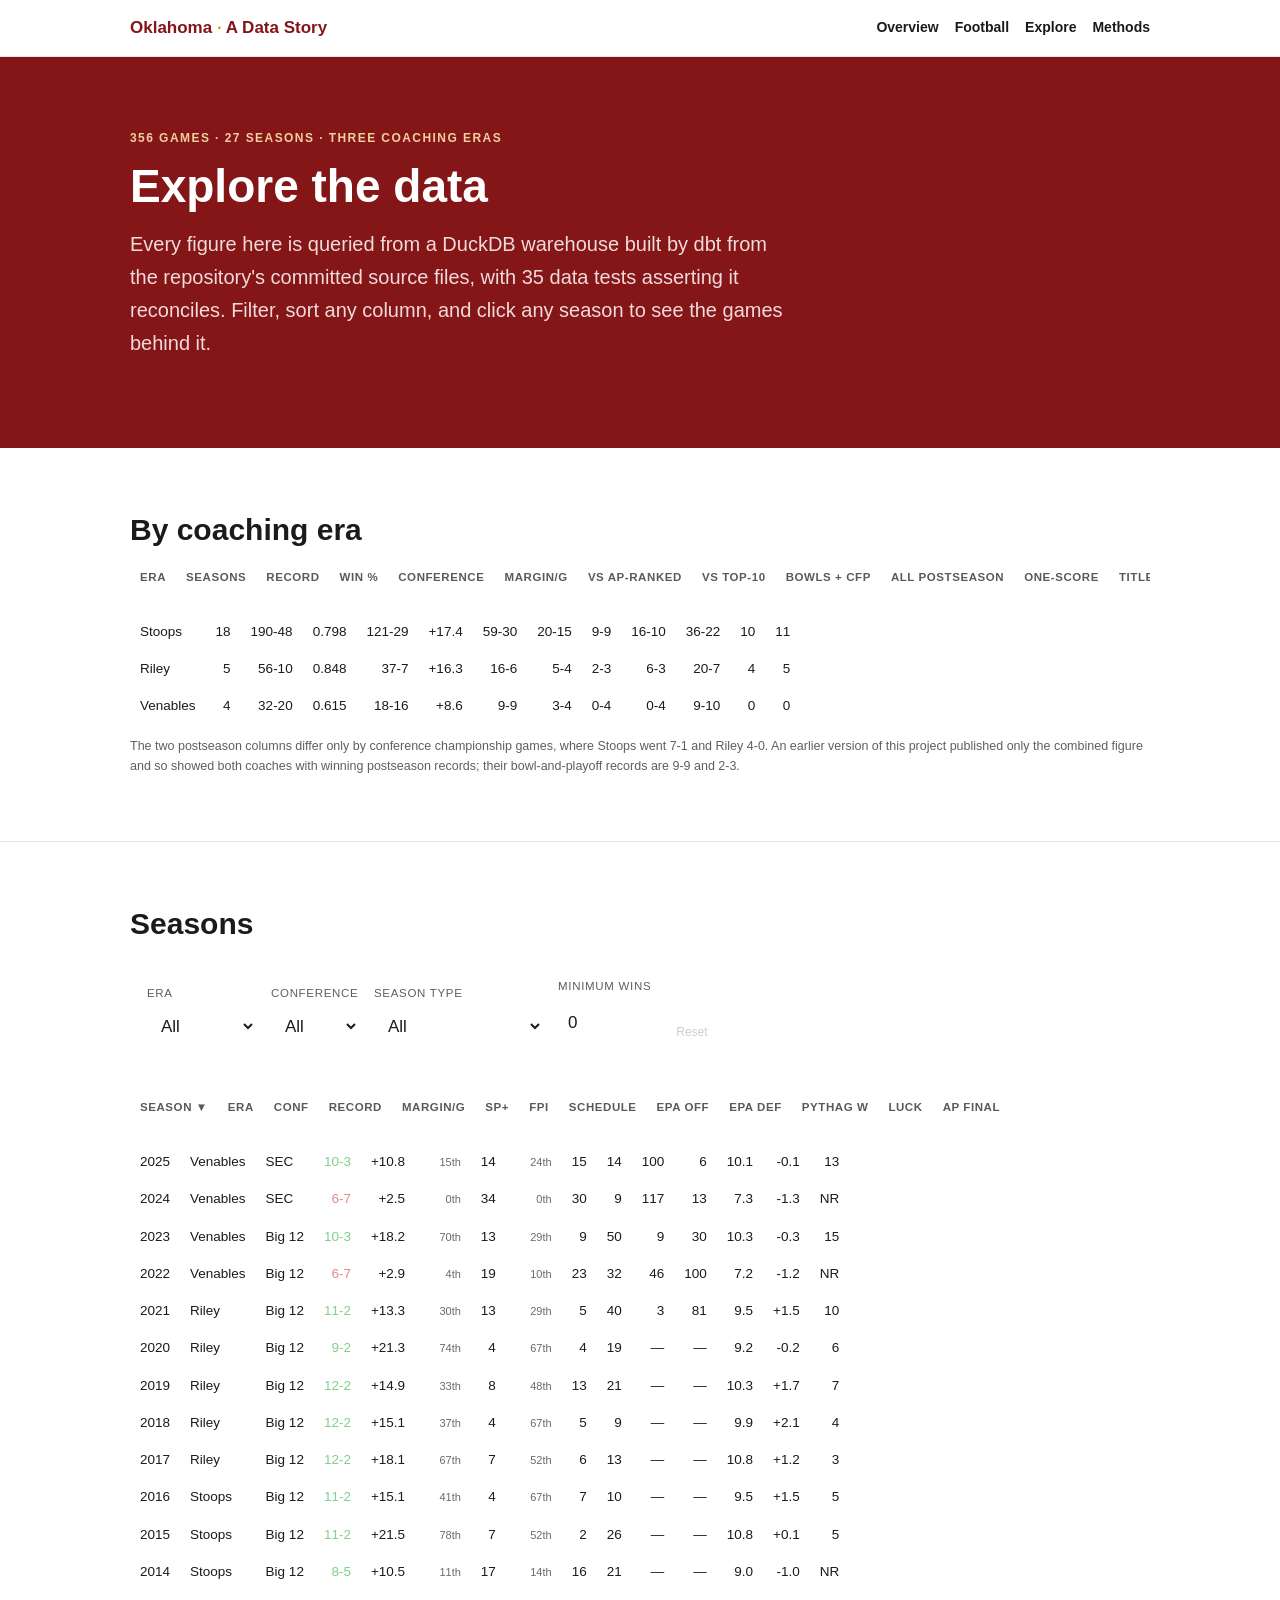
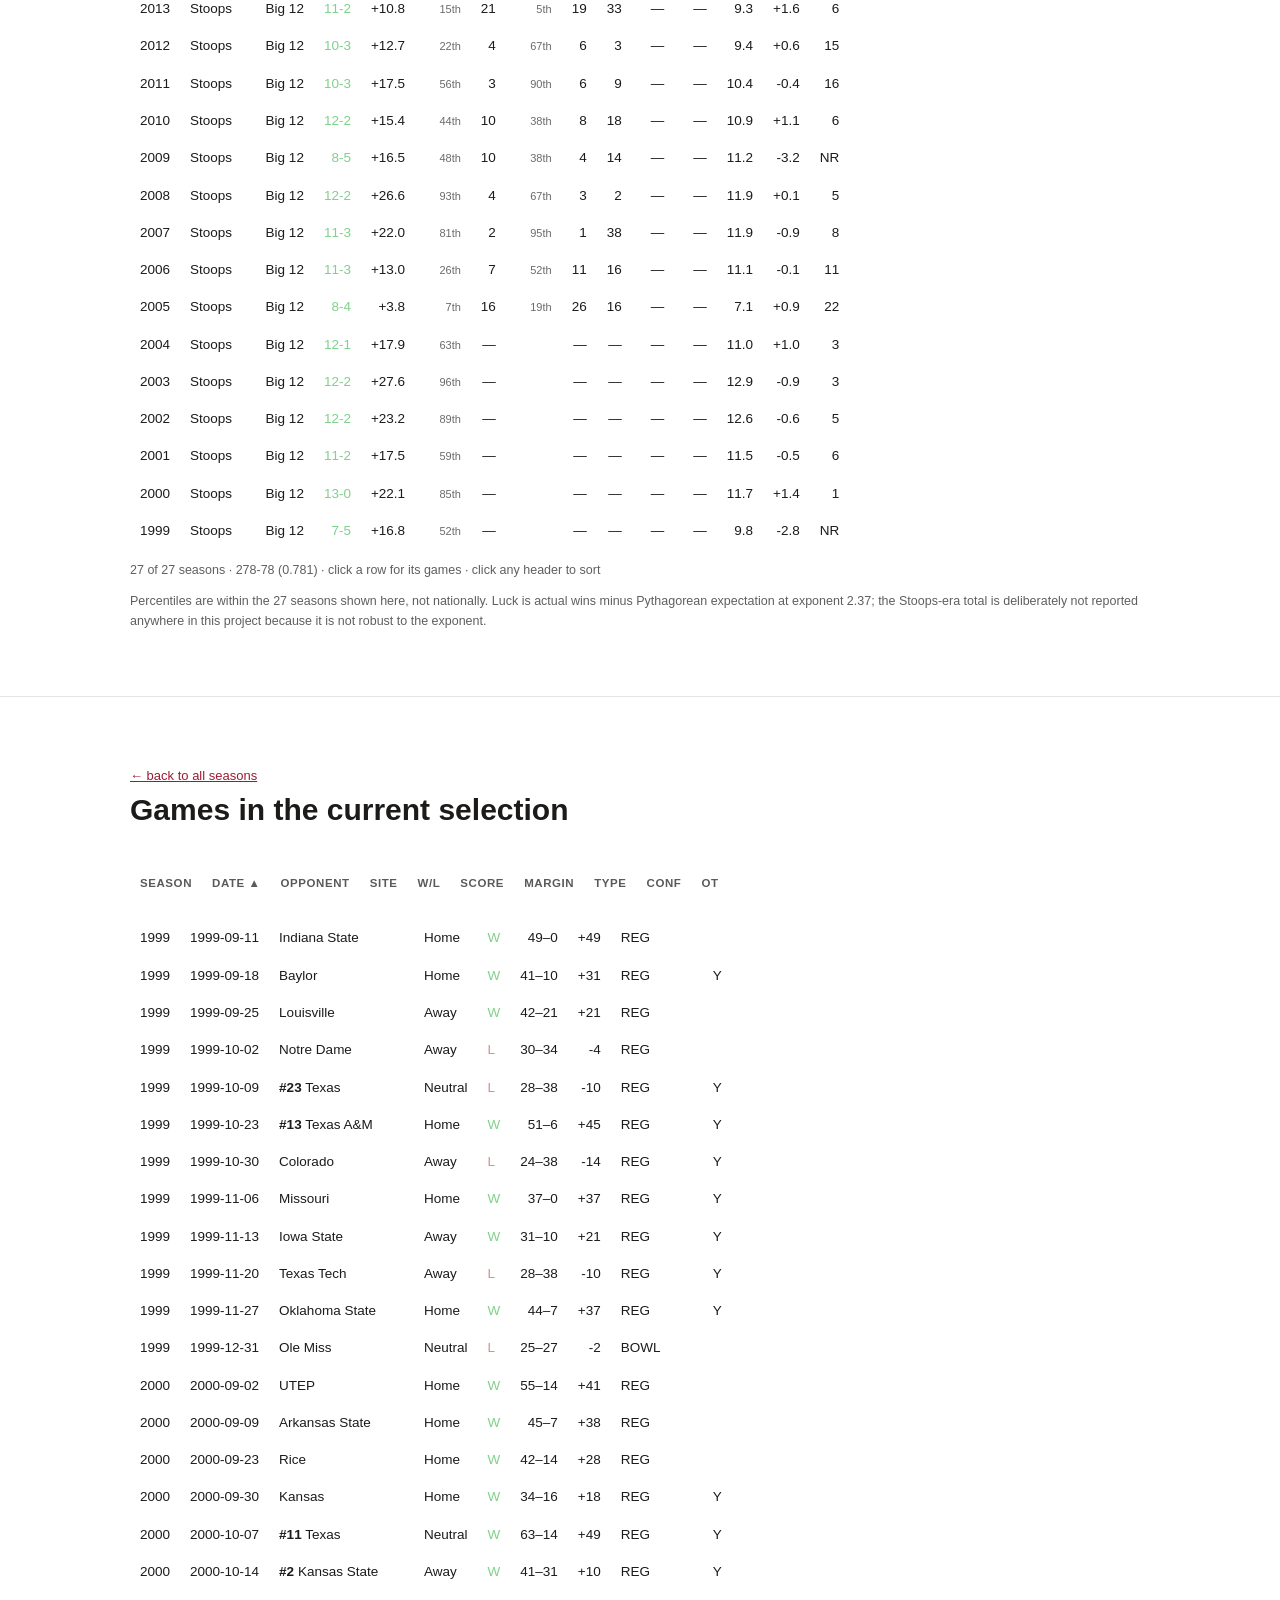
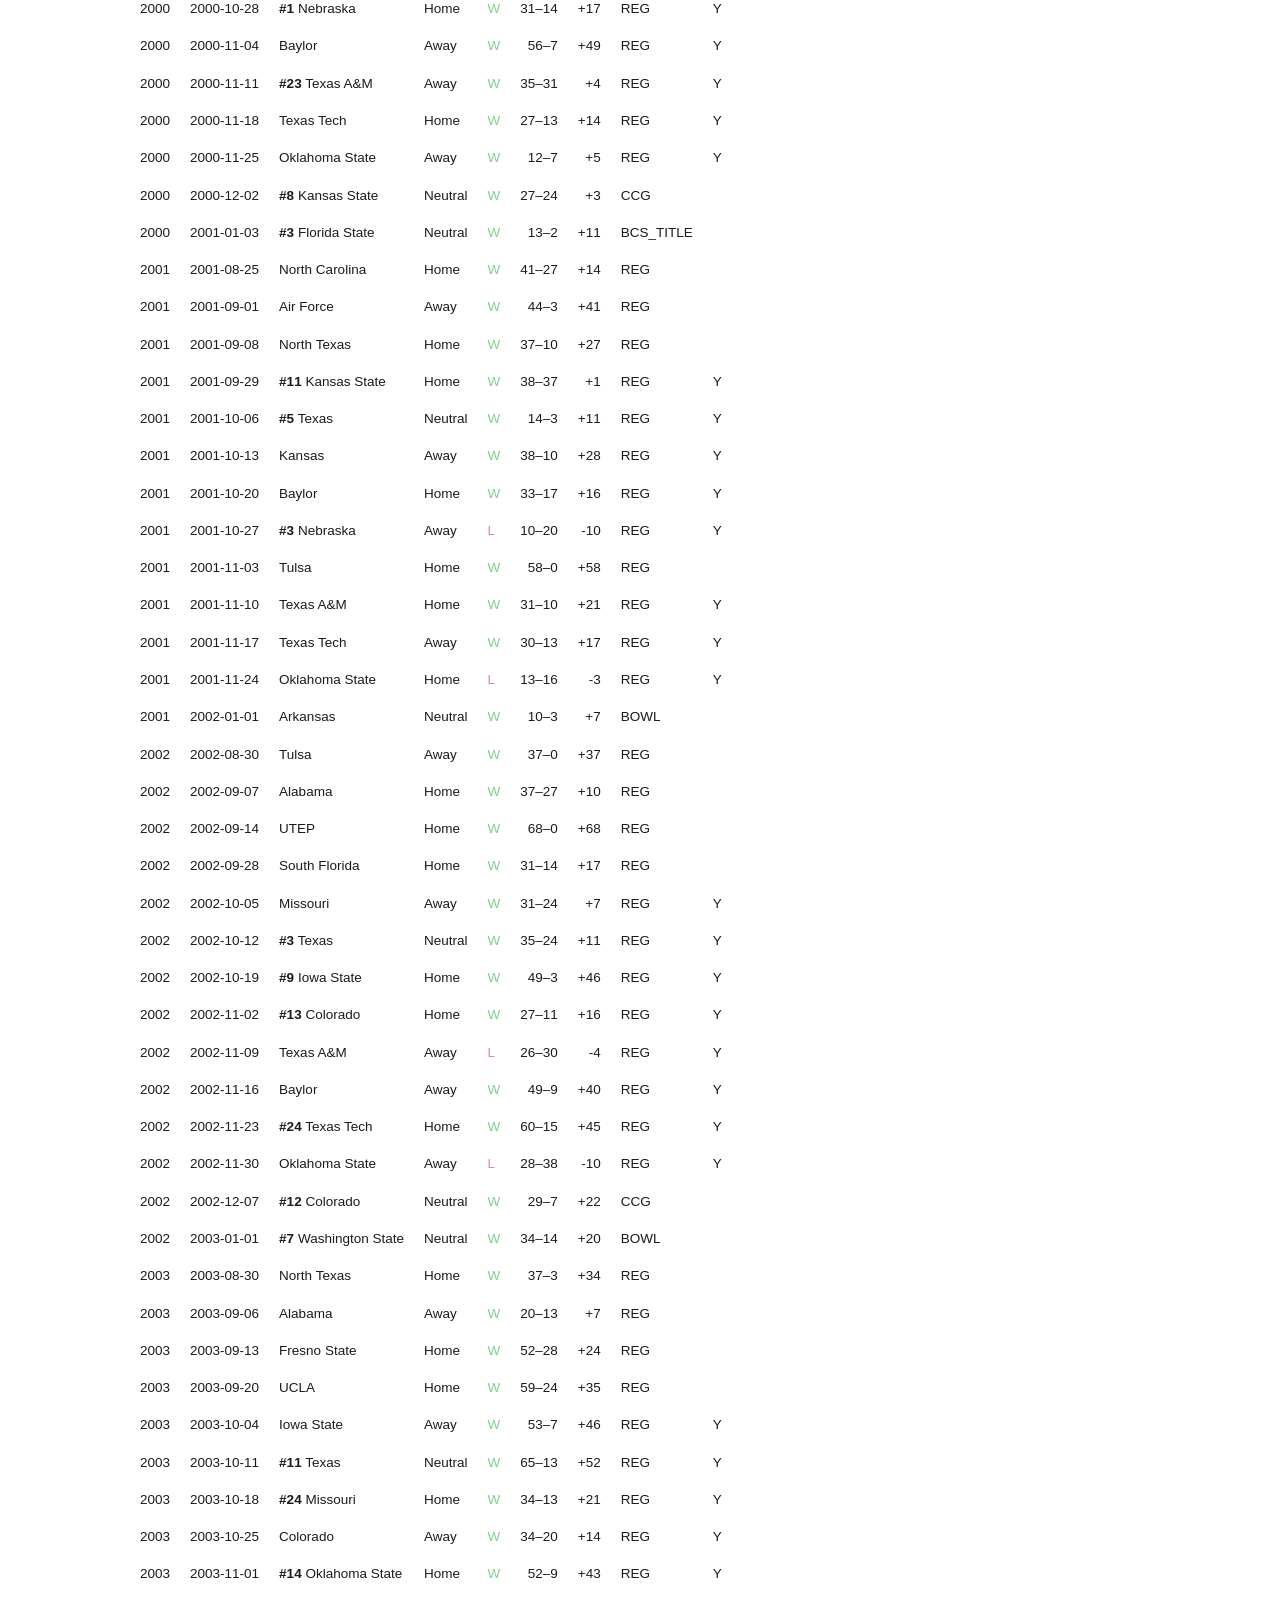
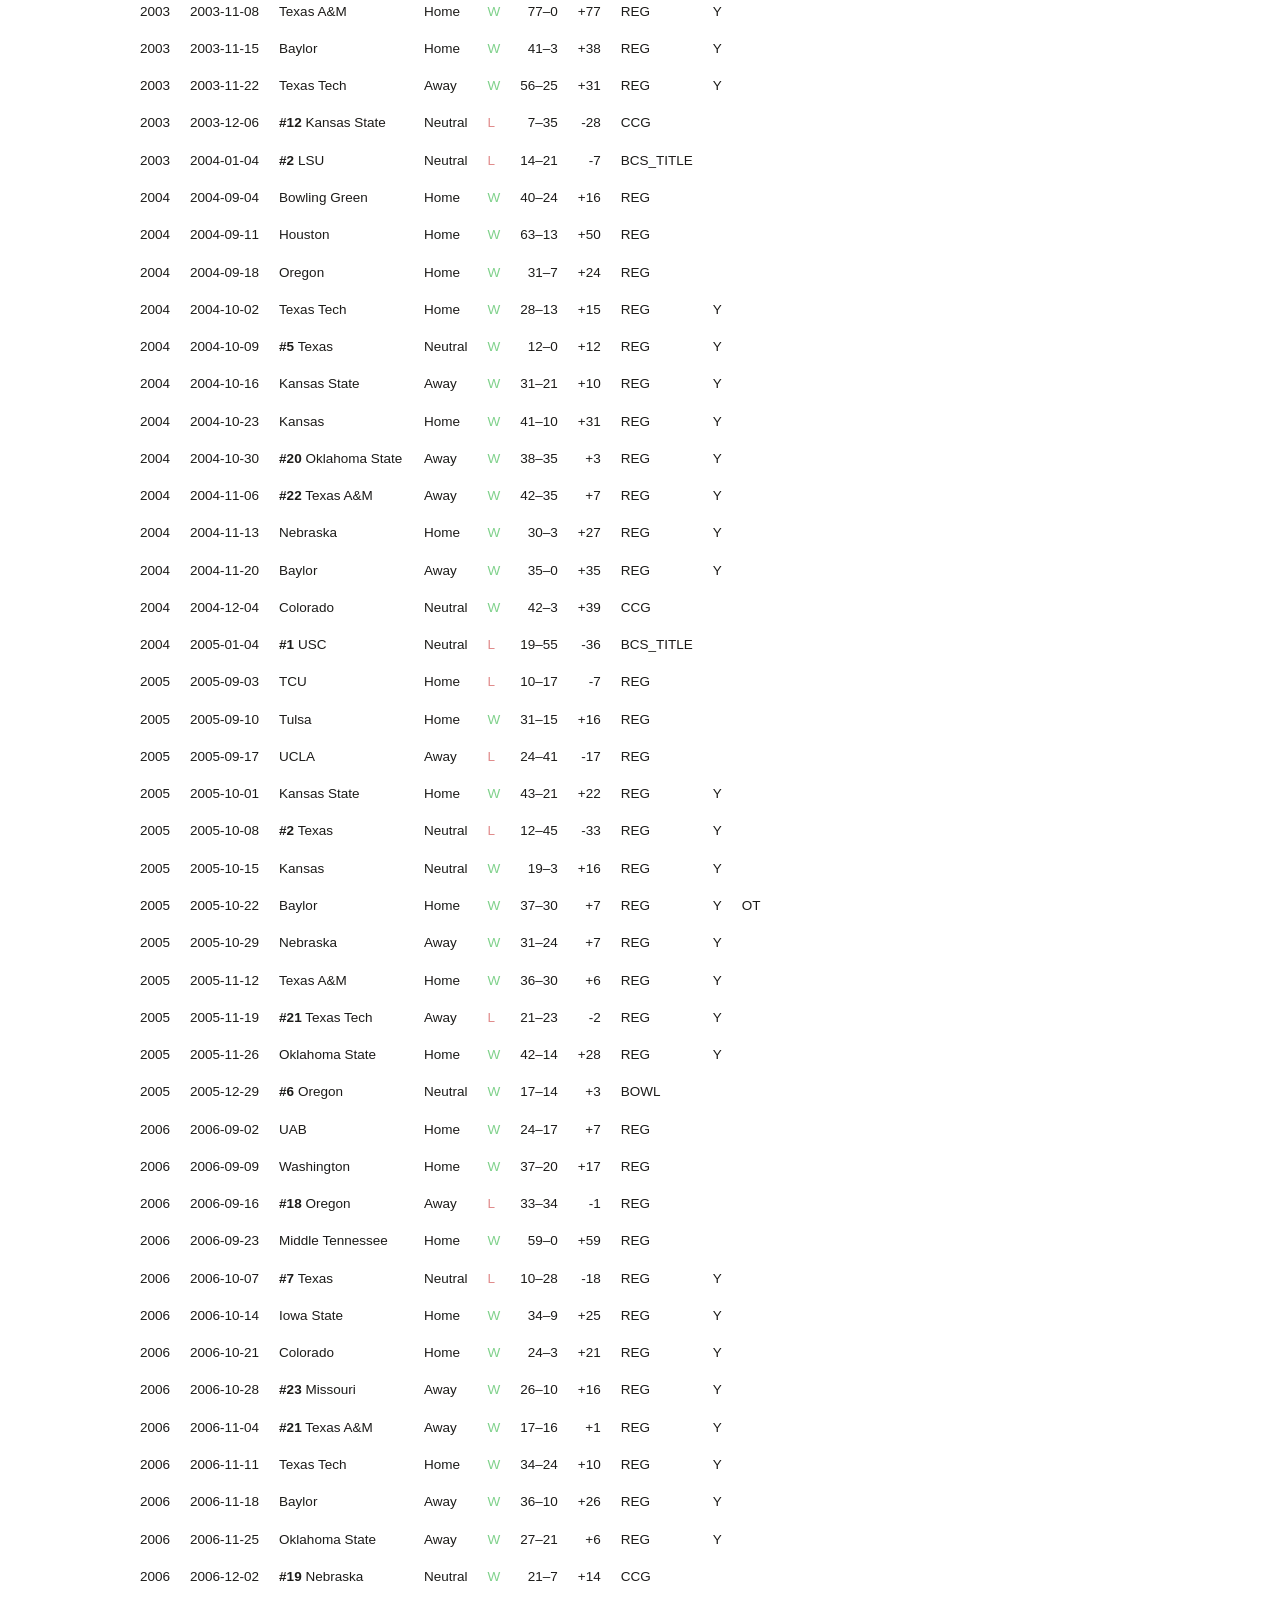
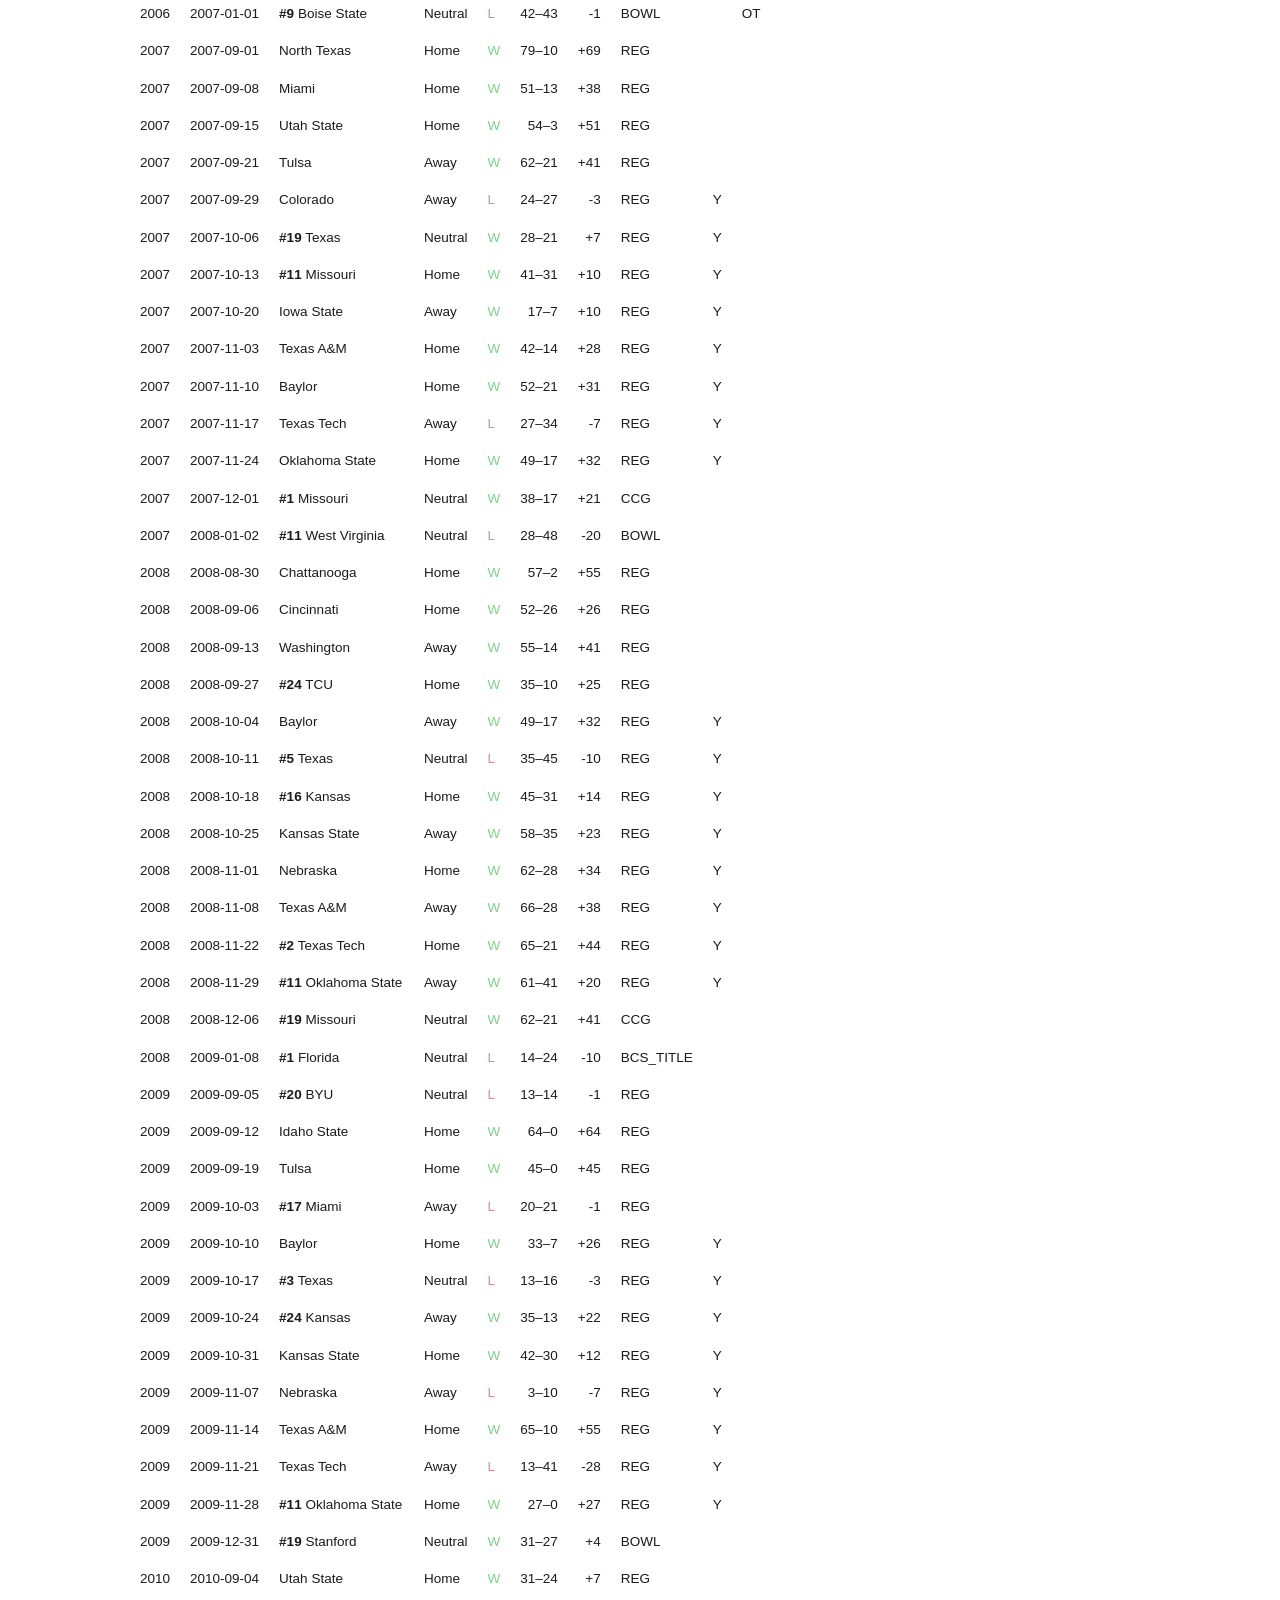
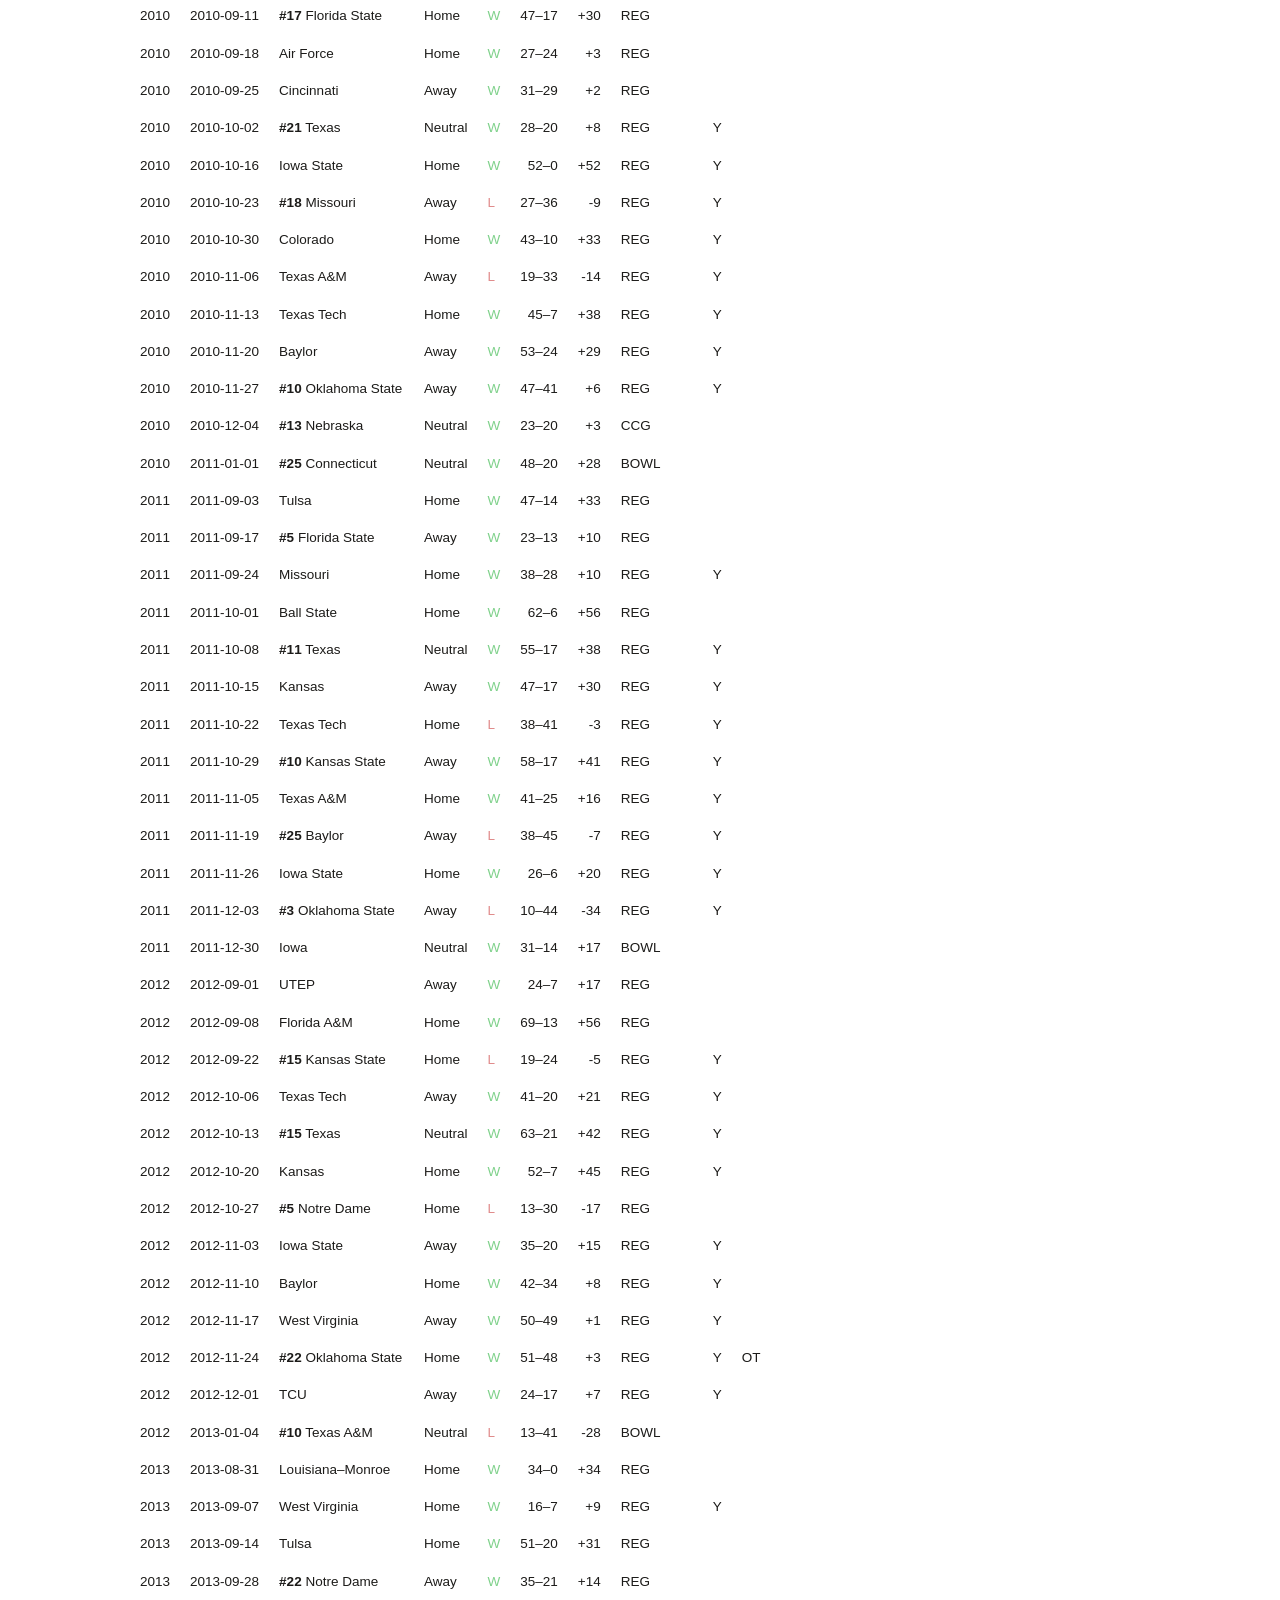
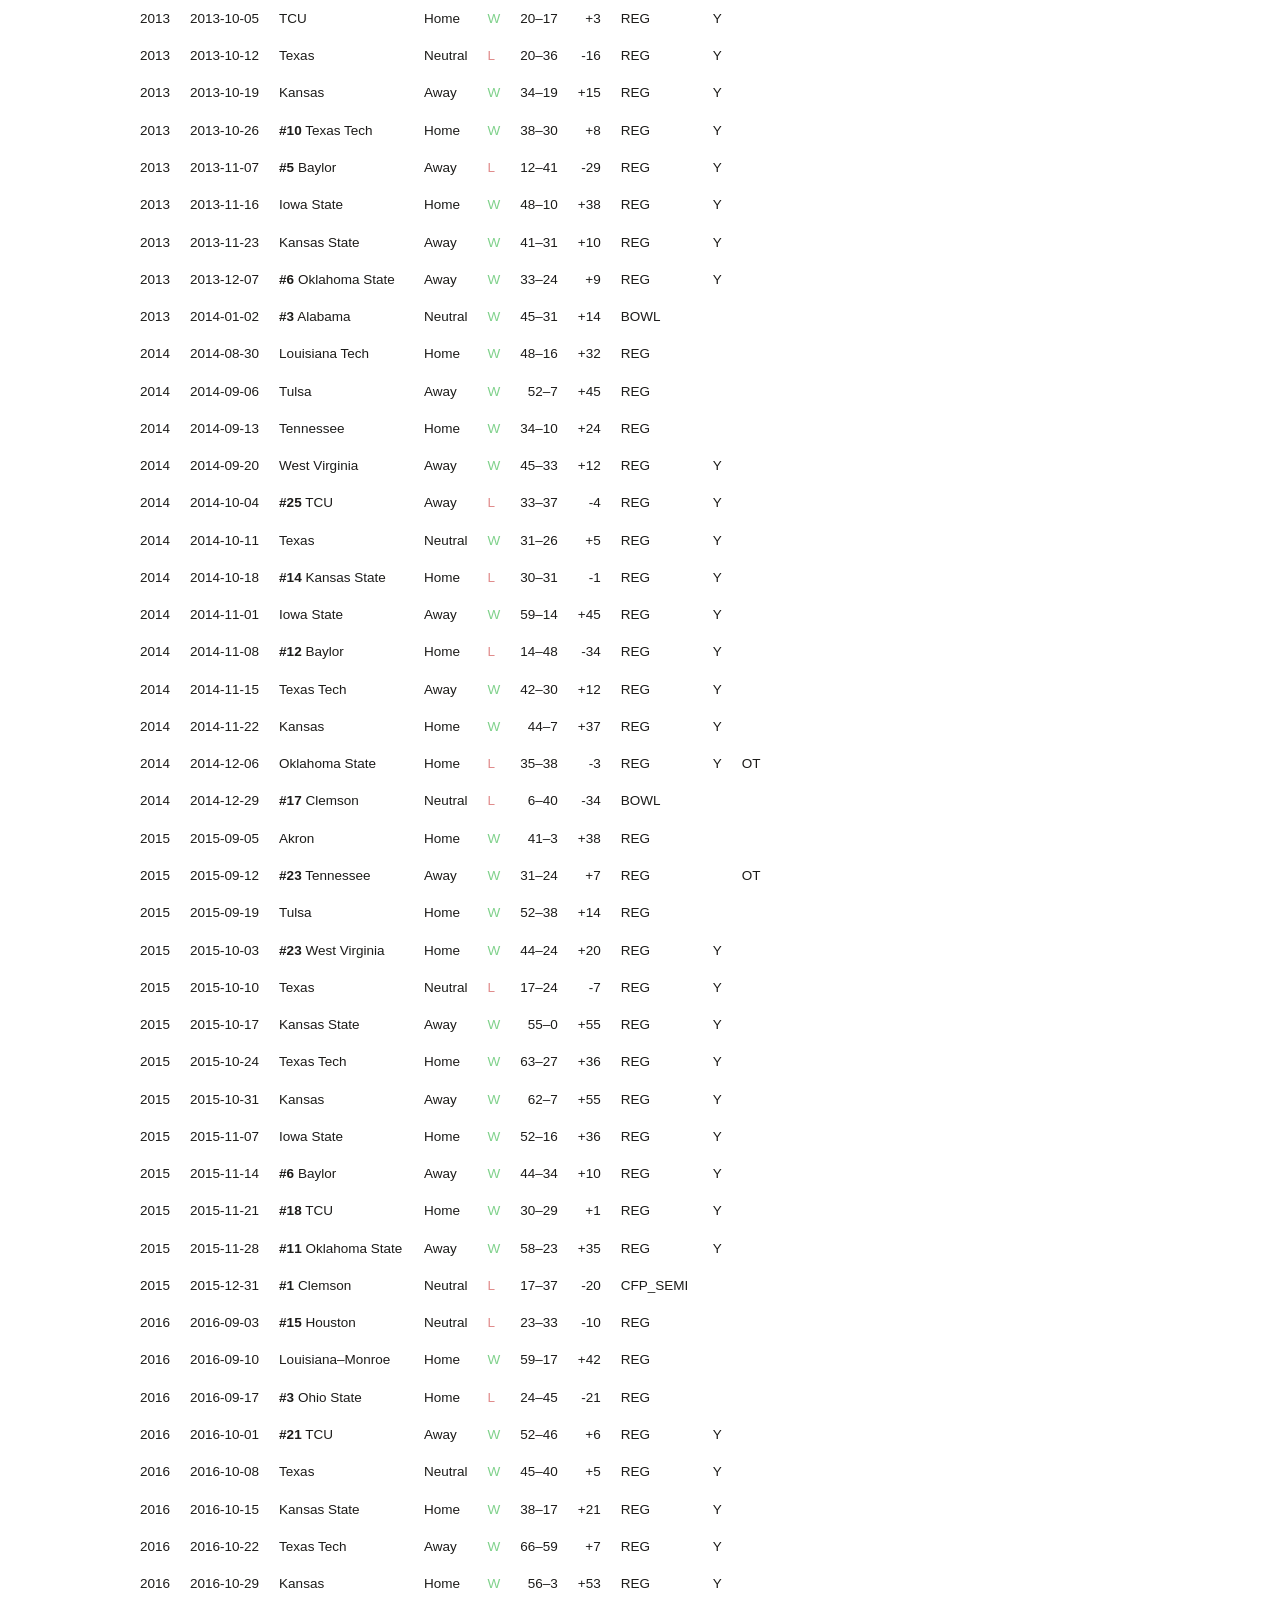
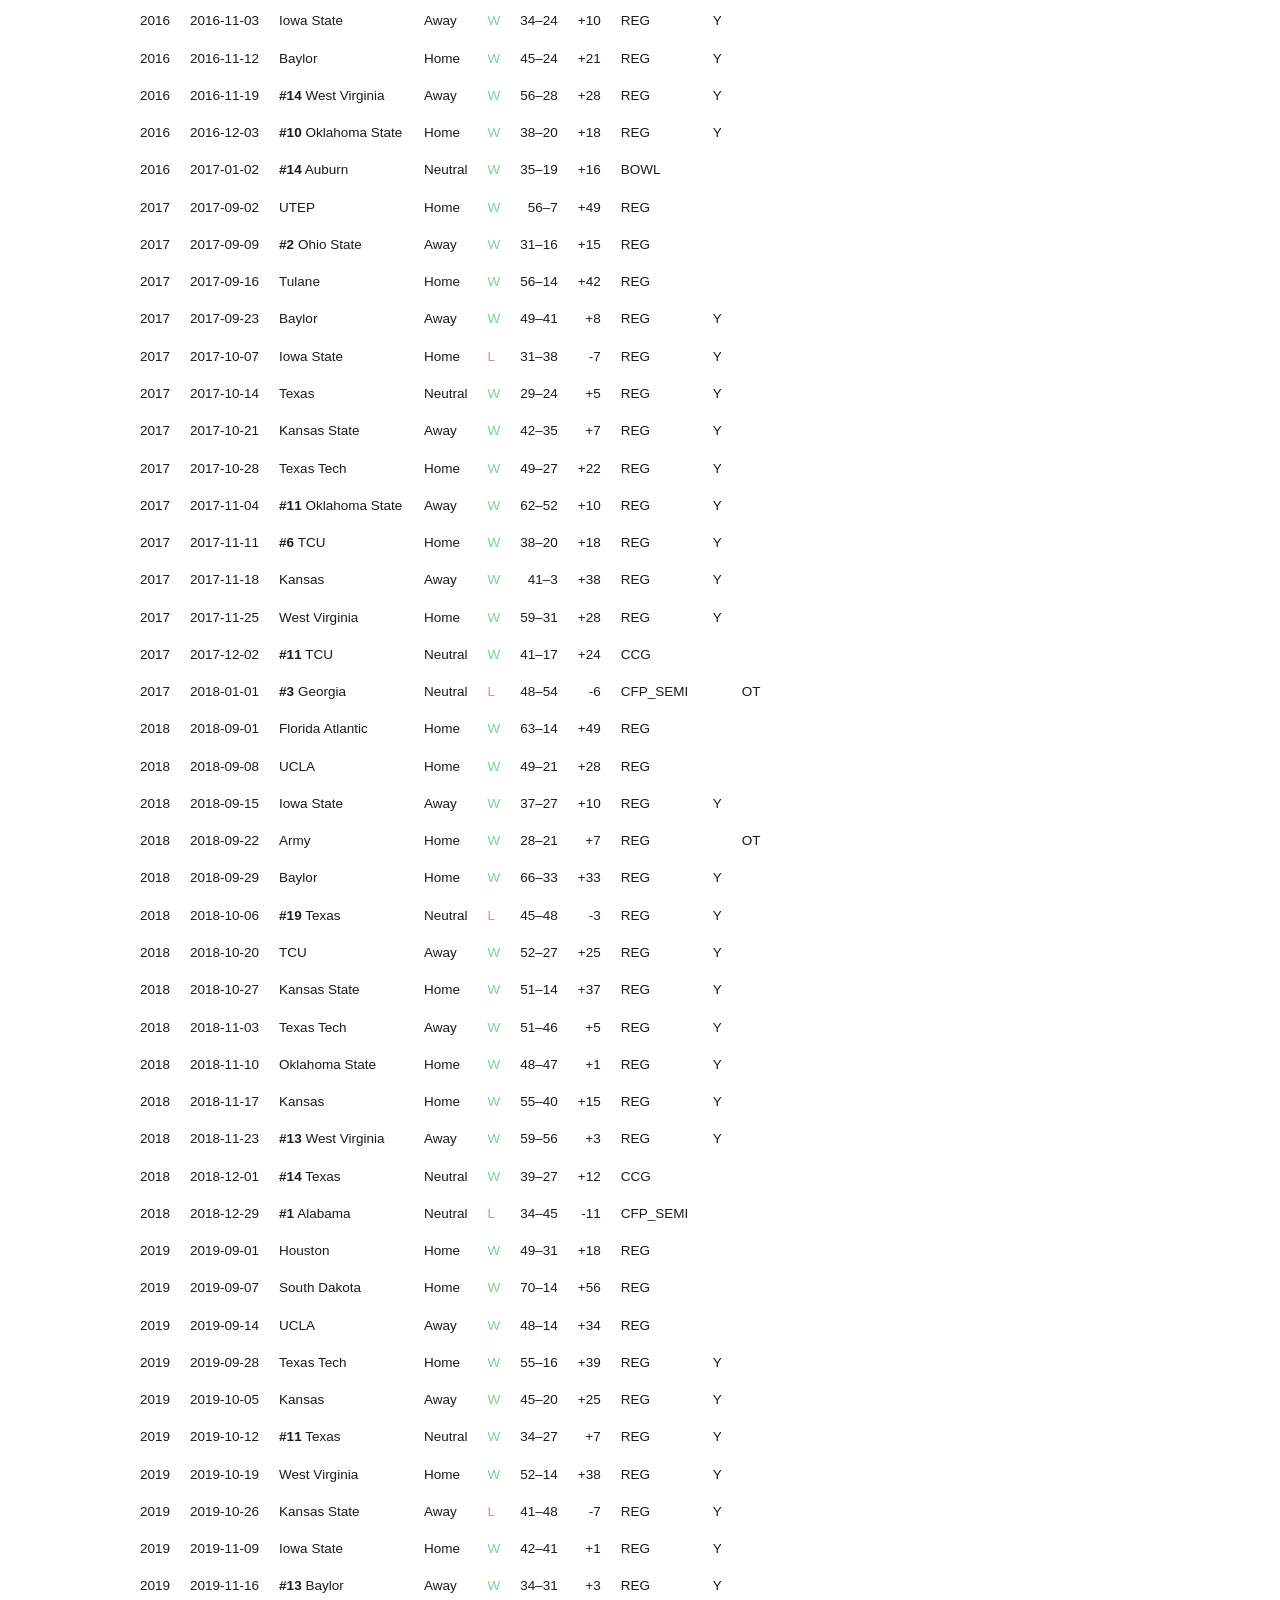
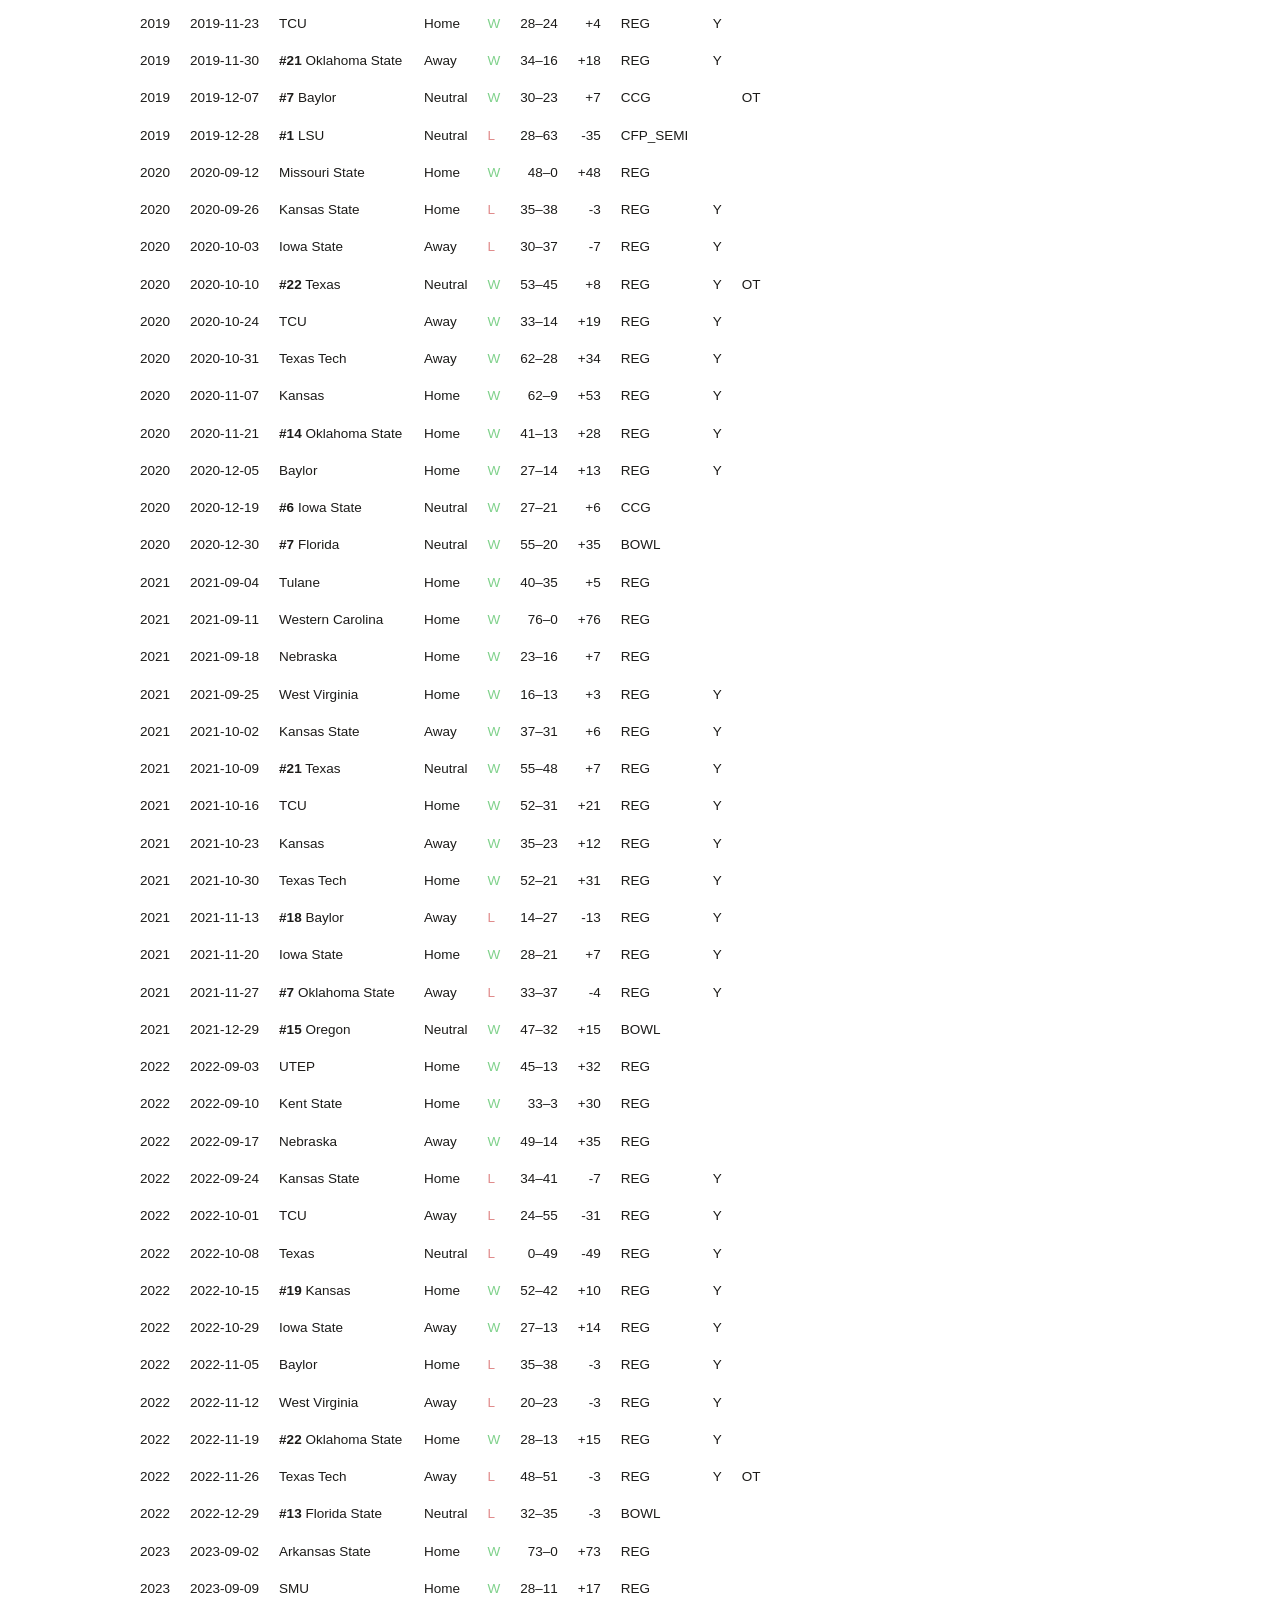
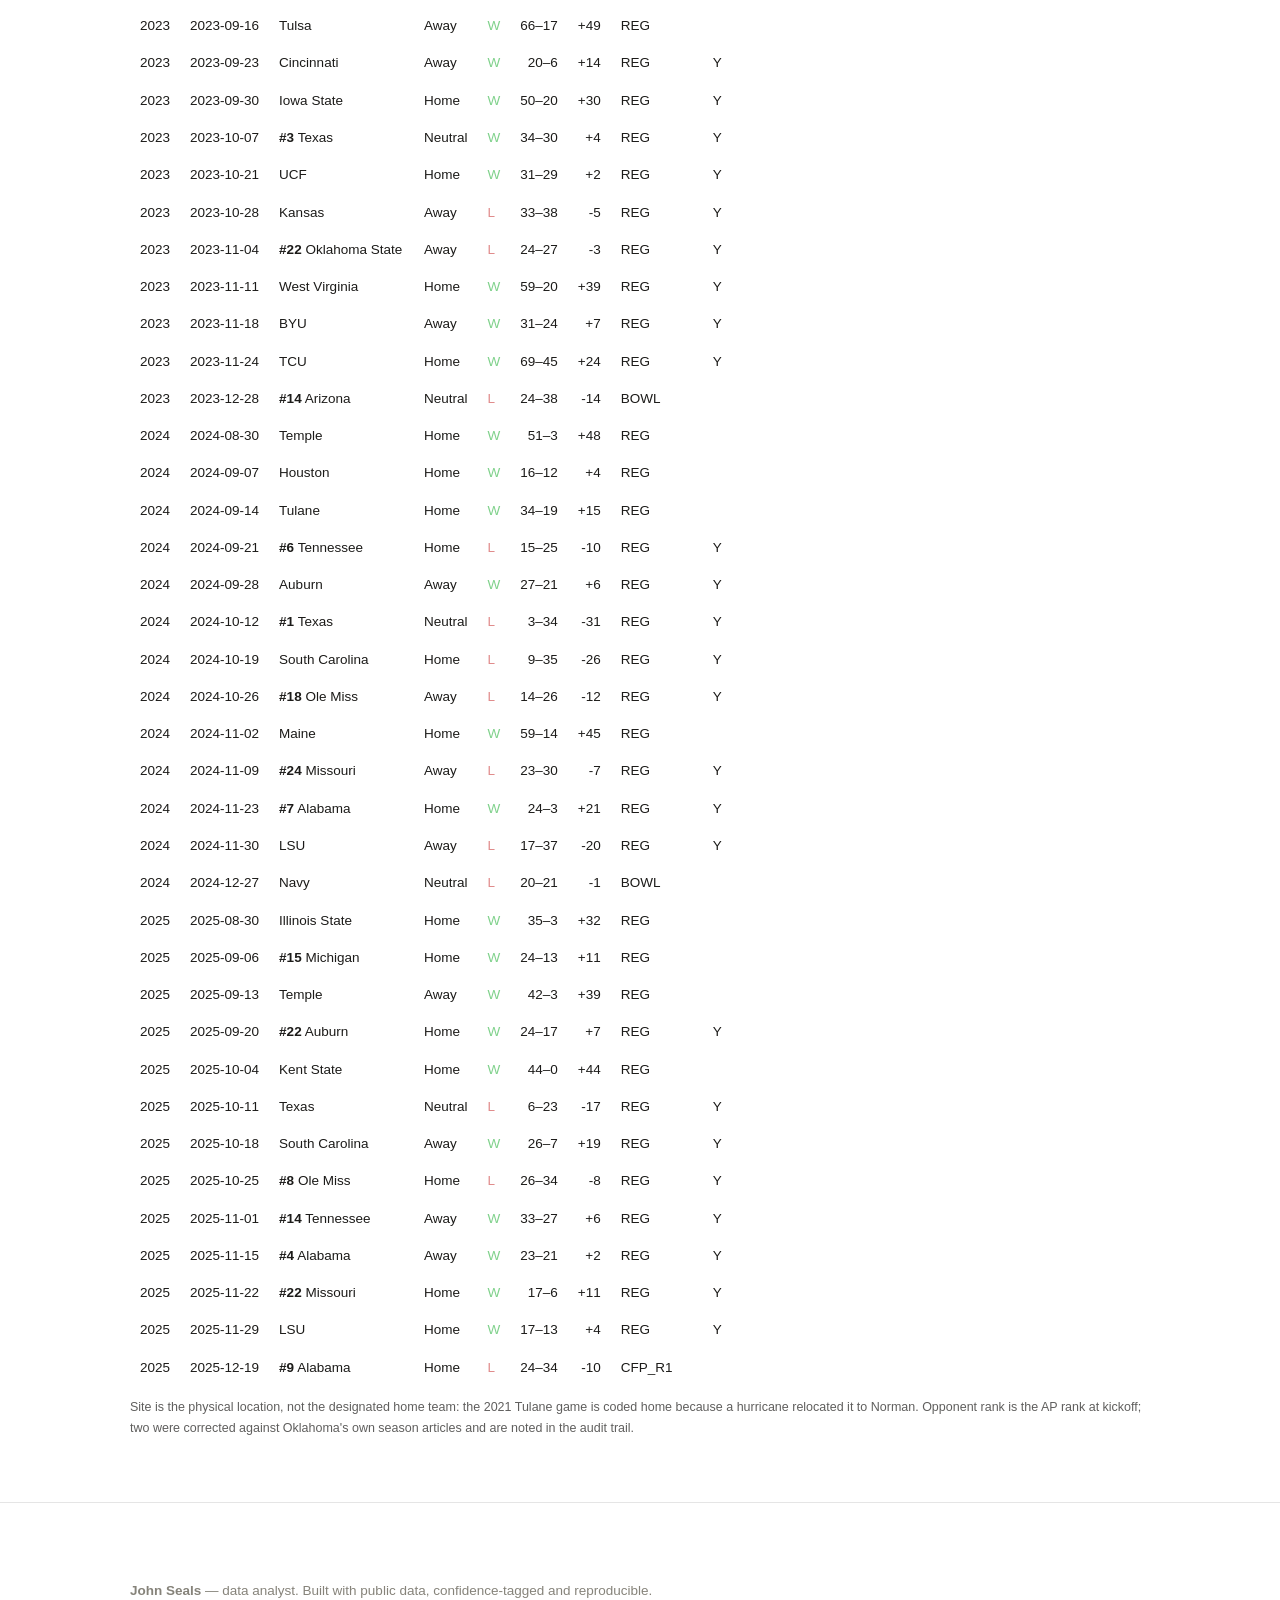
<file: site/explore.html>
<!DOCTYPE html>
<html lang="en">
<head>
<meta charset="utf-8">
<meta name="viewport" content="width=device-width, initial-scale=1">
<title>Explore — Oklahoma Football 1999–2025</title>
<meta name="description" content="Filter, sort and drill into 356 Oklahoma football games and 27 seasons. Every figure queried from a dbt/DuckDB warehouse built from committed source data.">
<meta name="author" content="John Seals">
<meta property="og:title" content="Explore — Oklahoma Football 1999–2025">
<meta property="og:description" content="356 games, 27 seasons, three coaching eras. Filter, sort and drill from any aggregate down to the games behind it.">
<meta property="og:type" content="website">
<meta property="og:url" content="https://johnthesooner.github.io/oklahoma-2026-cws-research/site/explore.html">
<link rel="stylesheet" href="styles.css">
<style>
  .toolbar{display:flex;flex-wrap:wrap;gap:14px;align-items:flex-end;margin:18px 0 22px;
           padding:16px;border:1px solid rgba(255,255,255,.12);border-radius:10px}
  .toolbar label{display:block;font-size:11.5px;text-transform:uppercase;letter-spacing:.06em;
                 opacity:.7;margin-bottom:5px}
  .toolbar select,.toolbar input{background:rgba(255,255,255,.06);color:inherit;
    border:1px solid rgba(255,255,255,.18);border-radius:6px;padding:7px 9px;font-size:14px;font:inherit}
  table.grid{width:100%;border-collapse:collapse;font-size:13.5px;margin-top:6px}
  table.grid th{text-align:left;font-weight:600;font-size:11.5px;text-transform:uppercase;
    letter-spacing:.05em;opacity:.72;padding:8px 10px;border-bottom:1px solid rgba(255,255,255,.18);
    cursor:pointer;white-space:nowrap;user-select:none}
  table.grid th:hover{opacity:1}
  table.grid td{padding:7px 10px;border-bottom:1px solid rgba(255,255,255,.06);white-space:nowrap}
  table.grid tbody tr:hover{background:rgba(255,255,255,.04)}
  table.grid tr.clickable{cursor:pointer}
  .num{text-align:right;font-variant-numeric:tabular-nums}
  .win{color:#7fd18b}.loss{color:#e08b8b}
  .pct{display:inline-block;min-width:52px;font-size:11px;opacity:.65;font-variant-numeric:tabular-nums}
  .scroll{overflow-x:auto;-webkit-overflow-scrolling:touch}
  .cap{font-size:12.5px;opacity:.7;margin:10px 0 0}
  .backlink{font-size:13px;margin-bottom:6px;display:inline-block}
  .kpis{display:flex;flex-wrap:wrap;gap:12px;margin:16px 0}
  .kpi{border:1px solid rgba(255,255,255,.12);border-radius:9px;padding:12px 16px;min-width:104px}
  .kpi .v{font-size:23px;font-weight:700;font-variant-numeric:tabular-nums}
  .kpi .l{font-size:11px;text-transform:uppercase;letter-spacing:.05em;opacity:.65;margin-top:3px}
</style>
</head>
<body>

<nav><div class="wrap">
  <span class="brand">Oklahoma <b>·</b> A Data Story</span>
  <div class="navlinks">
    <a href="index.html">Overview</a>
    <a href="index.html#football">Football</a>
    <a href="explore.html">Explore</a>
    <a href="index.html#methods">Methods</a>
  </div>
</div></nav>

<header class="hero"><div class="wrap">
  <div class="eyebrow">356 games · 27 seasons · three coaching eras</div>
  <h1>Explore the data</h1>
  <p>Every figure here is queried from a DuckDB warehouse built by dbt from the repository's committed
     source files, with 35 data tests asserting it reconciles. Filter, sort any column, and click any
     season to see the games behind it.</p>
</div></header>

<section><div class="wrap">
  <h2>By coaching era</h2>
  <div class="scroll"><table class="grid" id="eraTable"></table></div>
  <p class="cap">The two postseason columns differ only by conference championship games, where Stoops
     went 7-1 and Riley 4-0. An earlier version of this project published only the combined figure and
     so showed both coaches with winning postseason records; their bowl-and-playoff records are 9-9
     and 2-3.</p>
</div></section>

<section><div class="wrap">
  <h2>Seasons</h2>
  <div class="toolbar">
    <div><label for="fEra">Era</label>
      <select id="fEra"><option value="">All</option></select></div>
    <div><label for="fConf">Conference</label>
      <select id="fConf"><option value="">All</option></select></div>
    <div><label for="fResult">Season type</label>
      <select id="fResult">
        <option value="">All</option>
        <option value="winning">Winning seasons</option>
        <option value="losing">Losing seasons</option>
        <option value="title">Conference title</option>
        <option value="top10">AP top-10 finish</option>
      </select></div>
    <div><label for="fMin">Minimum wins</label>
      <input id="fMin" type="number" min="0" max="14" step="1" value="0" style="width:88px"></div>
    <div><label>&nbsp;</label><button id="reset" class="chip" type="button">Reset</button></div>
  </div>
  <div class="scroll"><table class="grid" id="seasonTable"></table></div>
  <p class="cap" id="seasonCap"></p>
  <p class="cap">Percentiles are within the 27 seasons shown here, not nationally. Luck is actual wins
     minus Pythagorean expectation at exponent 2.37; the Stoops-era total is deliberately not reported
     anywhere in this project because it is not robust to the exponent.</p>
</div></section>

<section id="games"><div class="wrap">
  <a class="backlink" href="#" id="clearSeason" hidden>← back to all seasons</a>
  <h2 id="gamesTitle">Games</h2>
  <div class="kpis" id="seasonKpis"></div>
  <div class="scroll"><table class="grid" id="gameTable"></table></div>
  <p class="cap">Site is the physical location, not the designated home team: the 2021 Tulane game is
     coded home because a hurricane relocated it to Norman. Opponent rank is the AP rank at kickoff;
     two were corrected against Oklahoma's own season articles and are noted in the audit trail.</p>
</div></section>

<footer style="border-top:1px solid rgba(255,255,255,.12);margin-top:48px;padding:28px 0 44px">
  <div class="wrap" style="font-size:13.5px;line-height:1.65">
    <p style="margin:0 0 10px"><b>John Seals</b> — data analyst. Built with public data, confidence-tagged and reproducible.</p>
    <p class="muted" style="margin:0">
      <a href="https://github.com/johnthesooner/oklahoma-2026-cws-research">Source code and data</a> ·
      <a href="https://github.com/johnthesooner/oklahoma-2026-cws-research/tree/main/transform">The dbt warehouse behind this page</a> ·
      <a href="https://github.com/johnthesooner/oklahoma-2026-cws-research/blob/main/data/contradictions_log.csv">Contradictions log</a> ·
      <a href="https://github.com/johnthesooner/oklahoma-2026-cws-research/blob/main/football/report/OKLAHOMA_FOOTBALL_ERAS_REPORT.md">Full report</a>
    </p>
  </div>
</footer>

<script>
(function(){
  var D=null, sortKey="season", sortDir=-1, gameSortKey="game_date", gameSortDir=1, activeSeason=null;
  var fmt=function(v,d){ return v===null||v===undefined||Number.isNaN(v) ? "—" : Number(v).toFixed(d); };
  var signed=function(v,d){ return v===null||v===undefined ? "—" : (v>0?"+":"")+Number(v).toFixed(d); };

  function pct(values, v){                      // percentile within the shown set, higher = better
    if(v===null||v===undefined) return null;
    var xs=values.filter(function(x){return x!==null&&x!==undefined;});
    if(!xs.length) return null;
    var below=xs.filter(function(x){return x<v;}).length;
    return Math.round(100*below/xs.length);
  }
  function rankPct(values, v){                  // for rank columns, lower is better
    if(v===null||v===undefined) return null;
    var xs=values.filter(function(x){return x!==null&&x!==undefined;});
    if(!xs.length) return null;
    var worse=xs.filter(function(x){return x>v;}).length;
    return Math.round(100*worse/xs.length);
  }

  function table(el, cols, rows, opts){
    opts=opts||{};
    var h="<thead><tr>"+cols.map(function(c){
      var arrow = opts.sortKey===c.key ? (opts.sortDir>0?" ▲":" ▼") : "";
      return "<th data-k='"+c.key+"' class='"+(c.num?"num":"")+"'>"+c.title+arrow+"</th>";
    }).join("")+"</tr></thead>";
    h+="<tbody>"+rows.map(function(r){
      return "<tr class='"+(opts.clickable?"clickable":"")+"' data-season='"+(r.season||"")+"'>"+
        cols.map(function(c){ return "<td class='"+(c.num?"num":"")+"'>"+c.render(r)+"</td>"; }).join("")+"</tr>";
    }).join("")+"</tbody>";
    el.innerHTML=h;
    if(opts.onSort) el.querySelectorAll("th").forEach(function(th){
      th.onclick=function(){ opts.onSort(th.getAttribute("data-k")); };
    });
    if(opts.clickable) el.querySelectorAll("tbody tr").forEach(function(tr){
      tr.onclick=function(){ selectSeason(Number(tr.getAttribute("data-season"))); };
    });
  }

  function renderEras(){
    table(document.getElementById("eraTable"), [
      {key:"era",title:"Era",render:function(r){return r.era;}},
      {key:"seasons",title:"Seasons",num:1,render:function(r){return r.seasons;}},
      {key:"record",title:"Record",num:1,render:function(r){return r.wins+"-"+r.losses;}},
      {key:"win_pct",title:"Win %",num:1,render:function(r){return fmt(r.win_pct,3);}},
      {key:"conf",title:"Conference",num:1,render:function(r){return r.conference_wins+"-"+r.conference_losses;}},
      {key:"margin_per_game",title:"Margin/G",num:1,render:function(r){return signed(r.margin_per_game,1);}},
      {key:"ranked",title:"vs AP-ranked",num:1,render:function(r){return r.wins_vs_ranked+"-"+r.losses_vs_ranked;}},
      {key:"top10",title:"vs top-10",num:1,render:function(r){return r.wins_vs_top10+"-"+r.losses_vs_top10;}},
      {key:"bowls",title:"Bowls + CFP",num:1,render:function(r){return r.bowl_wins+"-"+r.bowl_losses;}},
      {key:"post",title:"All postseason",num:1,render:function(r){return r.postseason_wins+"-"+r.postseason_losses;}},
      {key:"onescore",title:"One-score",num:1,render:function(r){return r.one_score_wins+"-"+r.one_score_losses;}},
      {key:"conference_titles",title:"Titles",num:1,render:function(r){return r.conference_titles;}},
      {key:"ap_top10_finishes",title:"AP top-10",num:1,render:function(r){return r.ap_top10_finishes;}}
    ], D.eras, {});
  }

  function filteredSeasons(){
    var era=document.getElementById("fEra").value,
        conf=document.getElementById("fConf").value,
        kind=document.getElementById("fResult").value,
        minw=Number(document.getElementById("fMin").value||0);
    return D.seasons.filter(function(s){
      if(era && s.era!==era) return false;
      if(conf && s.conference!==conf) return false;
      if(s.wins<minw) return false;
      if(kind==="winning" && !(s.wins>s.losses)) return false;
      if(kind==="losing"  && !(s.wins<s.losses)) return false;
      if(kind==="title"   && !s.won_conference_title) return false;
      if(kind==="top10"   && !(s.ap_final_rank!==null && s.ap_final_rank<=10)) return false;
      return true;
    });
  }

  function renderSeasons(){
    var rows=filteredSeasons().slice();
    rows.sort(function(a,b){
      var x=a[sortKey], y=b[sortKey];
      if(x===null||x===undefined) return 1;
      if(y===null||y===undefined) return -1;
      return x<y? -sortDir : x>y? sortDir : 0;
    });
    var mp=rows.map(function(r){return r.margin_per_game;}),
        sp=rows.map(function(r){return r.sp_plus_rank;});
    table(document.getElementById("seasonTable"), [
      {key:"season",title:"Season",num:1,render:function(r){return r.season;}},
      {key:"era",title:"Era",render:function(r){return r.era;}},
      {key:"conference",title:"Conf",render:function(r){return r.conference;}},
      {key:"wins",title:"Record",num:1,render:function(r){
        return "<span class='"+(r.wins>r.losses?"win":"loss")+"'>"+r.wins+"-"+r.losses+"</span>";}},
      {key:"margin_per_game",title:"Margin/G",num:1,render:function(r){
        var p=pct(mp,r.margin_per_game);
        return signed(r.margin_per_game,1)+" <span class='pct'>"+(p===null?"":p+"th")+"</span>";}},
      {key:"sp_plus_rank",title:"SP+",num:1,render:function(r){
        var p=rankPct(sp,r.sp_plus_rank);
        return (r.sp_plus_rank||"—")+" <span class='pct'>"+(p===null?"":p+"th")+"</span>";}},
      {key:"fpi_rank",title:"FPI",num:1,render:function(r){return r.fpi_rank||"—";}},
      {key:"strength_of_schedule_rank",title:"Schedule",num:1,render:function(r){return r.strength_of_schedule_rank||"—";}},
      {key:"offense_epa_rank",title:"EPA off",num:1,render:function(r){return r.offense_epa_rank||"—";}},
      {key:"defense_epa_rank",title:"EPA def",num:1,render:function(r){return r.defense_epa_rank||"—";}},
      {key:"pythagorean_wins",title:"Pythag W",num:1,render:function(r){return fmt(r.pythagorean_wins,1);}},
      {key:"luck_wins",title:"Luck",num:1,render:function(r){return signed(r.luck_wins,1);}},
      {key:"ap_final_rank",title:"AP final",num:1,render:function(r){return r.ap_final_rank||"NR";}}
    ], rows, {sortKey:sortKey, sortDir:sortDir, clickable:true, onSort:function(k){
      if(k===sortKey) sortDir=-sortDir; else {sortKey=k; sortDir=-1;}
      renderSeasons();
    }});
    var w=rows.reduce(function(a,r){return a+r.wins;},0), l=rows.reduce(function(a,r){return a+r.losses;},0);
    document.getElementById("seasonCap").textContent =
      rows.length+" of "+D.seasons.length+" seasons · "+w+"-"+l+
      (w+l? " ("+(w/(w+l)).toFixed(3)+")":"")+" · click a row for its games · click any header to sort";
  }

  function selectSeason(s){
    activeSeason = (activeSeason===s) ? null : s;
    renderGames();
    document.getElementById("games").scrollIntoView({behavior:"smooth", block:"start"});
  }

  function renderGames(){
    var seasons=filteredSeasons().map(function(s){return s.season;});
    var rows=D.games.filter(function(g){
      return activeSeason ? g.season===activeSeason : seasons.indexOf(g.season)>=0;
    });
    rows.sort(function(a,b){
      var x=a[gameSortKey], y=b[gameSortKey];
      return x<y? -gameSortDir : x>y? gameSortDir : 0;
    });
    document.getElementById("gamesTitle").textContent =
      activeSeason ? activeSeason+" season · every game" : "Games in the current selection";
    document.getElementById("clearSeason").hidden = !activeSeason;

    var k=document.getElementById("seasonKpis");
    if(activeSeason){
      var s=D.seasons.filter(function(x){return x.season===activeSeason;})[0];
      k.innerHTML=[["Record",s.wins+"-"+s.losses],["Margin/game",signed(s.margin_per_game,1)],
        ["SP+ rank",s.sp_plus_rank||"—"],["Schedule rank",s.strength_of_schedule_rank||"—"],
        ["Luck (W − Pythag)",signed(s.luck_wins,1)],["AP final",s.ap_final_rank||"NR"]
      ].map(function(p){return "<div class='kpi'><div class='v'>"+p[1]+"</div><div class='l'>"+p[0]+"</div></div>";}).join("");
    } else { k.innerHTML=""; }

    table(document.getElementById("gameTable"), [
      {key:"season",title:"Season",num:1,render:function(g){return g.season;}},
      {key:"game_date",title:"Date",render:function(g){return g.game_date;}},
      {key:"opponent",title:"Opponent",render:function(g){
        return (g.opponent_ap_rank?"<b>#"+g.opponent_ap_rank+"</b> ":"")+g.opponent;}},
      {key:"site",title:"Site",render:function(g){
        return {H:"Home",A:"Away",N:"Neutral"}[g.site]||g.site;}},
      {key:"result",title:"W/L",render:function(g){
        return "<span class='"+(g.result==="W"?"win":"loss")+"'>"+g.result+"</span>";}},
      {key:"points_for",title:"Score",num:1,render:function(g){return g.points_for+"–"+g.points_against;}},
      {key:"margin",title:"Margin",num:1,render:function(g){return signed(g.margin,0);}},
      {key:"game_type",title:"Type",render:function(g){return g.game_type;}},
      {key:"is_conference_game",title:"Conf",render:function(g){return g.is_conference_game?"Y":"";}},
      {key:"went_overtime",title:"OT",render:function(g){return g.went_overtime?"OT":"";}}
    ], rows, {sortKey:gameSortKey, sortDir:gameSortDir, onSort:function(kk){
      if(kk===gameSortKey) gameSortDir=-gameSortDir; else {gameSortKey=kk; gameSortDir=1;}
      renderGames();
    }});
  }

  function init(d){
    D=d;
    var eras=[], confs=[];
    D.seasons.forEach(function(s){
      if(eras.indexOf(s.era)<0) eras.push(s.era);
      if(confs.indexOf(s.conference)<0) confs.push(s.conference);
    });
    var fe=document.getElementById("fEra"), fc=document.getElementById("fConf");
    eras.forEach(function(e){ fe.insertAdjacentHTML("beforeend","<option>"+e+"</option>"); });
    confs.forEach(function(c){ fc.insertAdjacentHTML("beforeend","<option>"+c+"</option>"); });
    ["fEra","fConf","fResult","fMin"].forEach(function(id){
      document.getElementById(id).addEventListener("change", function(){
        activeSeason=null; renderSeasons(); renderGames();
      });
    });
    document.getElementById("reset").onclick=function(){
      fe.value=""; fc.value=""; document.getElementById("fResult").value="";
      document.getElementById("fMin").value=0; activeSeason=null; renderSeasons(); renderGames();
    };
    document.getElementById("clearSeason").onclick=function(e){
      e.preventDefault(); activeSeason=null; renderGames(); renderSeasons();
    };
    renderEras(); renderSeasons(); renderGames();
  }

  fetch("data/explorer.json").then(function(r){
    if(!r.ok) throw new Error("HTTP "+r.status);
    return r.json();
  }).then(init).catch(function(e){
    document.getElementById("seasonCap").textContent =
      "Could not load data/explorer.json ("+e.message+"). Run `make dbt && make site` to generate it.";
  });
})();
</script>
</body>
</html>
</file>
<file: site/styles.css>
:root{
  --crimson:#841617; --crimson2:#9e1b32; --gold:#b8860b; --gold2:#C9A227;
  --ink:#1c1b19; --muted:#5d5a52; --hint:#86837a;
  --cream:#f7f4ec; --panel:#141414; --line:rgba(0,0,0,.10); --line2:rgba(0,0,0,.18);
  --maxw:1060px;
}
*{box-sizing:border-box}
html{scroll-behavior:smooth}
body{margin:0;background:#fff;color:var(--ink);
  font-family:-apple-system,BlinkMacSystemFont,"Segoe UI",Roboto,Helvetica,Arial,sans-serif;
  line-height:1.65;font-size:17px;-webkit-font-smoothing:antialiased}
a{color:var(--crimson2)}
img{max-width:100%;display:block}
.wrap{max-width:var(--maxw);margin:0 auto;padding:0 20px}
h1,h2,h3{line-height:1.2;font-weight:700}
h2{font-size:30px;margin:0 0 6px}
h3{font-size:20px;margin:0 0 8px}
.eyebrow{text-transform:uppercase;letter-spacing:.12em;font-size:12px;font-weight:700;color:var(--gold2)}
.muted{color:var(--muted)}
section{padding:64px 0;border-bottom:1px solid var(--line)}
.lead{font-size:19px;color:var(--muted);max-width:62ch}

/* nav */
nav{position:sticky;top:0;z-index:20;background:rgba(255,255,255,.92);
  backdrop-filter:saturate(160%) blur(8px);border-bottom:1px solid var(--line)}
nav .wrap{display:flex;align-items:center;gap:18px;height:56px}
.brand{font-weight:700;color:var(--crimson);white-space:nowrap}
.brand b{color:var(--gold2)}
.navlinks{display:flex;gap:16px;margin-left:auto;overflow-x:auto}
.navlinks a{color:var(--ink);text-decoration:none;font-size:14px;font-weight:600;white-space:nowrap}
.navlinks a:hover{color:var(--crimson)}

/* hero */
.hero{background:var(--crimson);color:var(--cream);border:0;padding:72px 0 60px}
.hero .eyebrow{color:#f0cfa0}
.hero h1{font-size:46px;margin:10px 0 14px;color:#fff;max-width:18ch}
.hero p{font-size:20px;color:#f1dada;max-width:60ch;margin:0 0 28px}
.stats{display:grid;grid-template-columns:repeat(4,1fr);gap:14px;max-width:820px}
.stat{background:rgba(0,0,0,.16);border-radius:12px;padding:16px 18px}
.stat .n{font-size:34px;font-weight:800;color:var(--gold2);line-height:1}
.stat .l{font-size:13px;color:#f1dada;margin-top:6px}
.hero .note{margin-top:22px;font-size:13px;color:#e7bcbc}

/* generic grids */
.grid{display:grid;gap:18px}
.cols2{grid-template-columns:1.1fr 1fr;align-items:center}
.proves{grid-template-columns:repeat(3,1fr)}
.gallery{grid-template-columns:repeat(3,1fr)}
.card{border:1px solid var(--line);border-radius:12px;padding:16px 18px;background:#fff}
.card h3{font-size:16px;margin:0 0 4px}
.card .src{font-size:12px;color:var(--hint);margin-top:6px;text-transform:uppercase;letter-spacing:.06em}
.feat{border-left:3px solid var(--crimson);border-radius:0 8px 8px 0;padding:12px 16px;background:var(--cream)}
.feat h3{font-size:15px;margin:0 0 2px;color:var(--crimson)}
.feat p{margin:0;font-size:14px;color:var(--muted)}

figure{margin:0}
figure img{border:1px solid var(--line);border-radius:10px}
figcaption{font-size:13px;color:var(--muted);margin-top:8px}
.gallery figure img{border-radius:10px 10px 0 0;border-bottom:0}
.gallery .card{padding:0;overflow:hidden}
.gallery .meta{padding:12px 14px}
.gallery .meta h3{font-size:14px;margin:0 0 3px}
.gallery .meta p{font-size:13px;color:var(--muted);margin:0}

/* wall panel */
.panel{background:var(--panel);border-radius:16px;padding:22px;color:#ededed}
.panel .controls{display:flex;flex-wrap:wrap;gap:8px;align-items:center;margin:6px 0 12px}
.panel .legend{display:flex;flex-wrap:wrap;gap:14px;font-size:12px;color:#b8b6b0;margin-bottom:10px}
.swatch{width:11px;height:11px;border-radius:50%;display:inline-block;vertical-align:-1px;margin-right:5px}
.chip{cursor:pointer;border:1px solid rgba(255,255,255,.28);background:transparent;border-radius:8px;
  padding:5px 10px;font-size:12px;color:#cfcdc7}
.chip[aria-pressed="true"]{background:#3a1f24;color:#f0b8c0;border-color:#7a3b44}
.seg{display:inline-flex;border:1px solid rgba(255,255,255,.28);border-radius:8px;overflow:hidden}
.seg button{background:transparent;color:#cfcdc7;border:0;padding:5px 10px;font-size:12px;cursor:pointer}
.seg button[aria-pressed="true"]{background:#9e1b32;color:#fff}
select{background:#1f1f1f;color:#ededed;border:1px solid rgba(255,255,255,.28);border-radius:8px;padding:5px 8px;font-size:12px}

/* portfolio dl */
.pf{display:grid;grid-template-columns:160px 1fr;gap:6px 22px}
.pf dt{font-weight:700;color:var(--crimson)}
.pf dd{margin:0 0 8px;color:var(--ink)}

/* launch copy */
details{border:1px solid var(--line2);border-radius:10px;margin:10px 0;background:#fff}
summary{cursor:pointer;padding:12px 16px;font-weight:700;list-style:none}
summary::-webkit-details-marker{display:none}
summary::before{content:"+ ";color:var(--crimson);font-weight:800}
details[open] summary::before{content:"– "}
.copybox{position:relative;padding:0 16px 16px}
.copybox pre{white-space:pre-wrap;font:13px/1.6 ui-monospace,SFMono-Regular,Menlo,monospace;
  background:var(--cream);border-radius:8px;padding:14px;margin:0;color:#2a2a28}
.copybtn{position:absolute;top:-2px;right:16px;font-size:12px;border:1px solid var(--line2);
  background:#fff;border-radius:6px;padding:4px 9px;cursor:pointer}
.copybtn:active{transform:scale(.97)}

footer{padding:40px 0;color:var(--hint);font-size:13px}

@media (max-width:760px){
  body{font-size:16px}
  .hero h1{font-size:32px}
  .hero p{font-size:17px}
  .stats{grid-template-columns:repeat(2,1fr)}
  .cols2,.proves,.gallery{grid-template-columns:1fr}
  .pf{grid-template-columns:1fr;gap:2px}
  .pf dt{margin-top:8px}
  h2{font-size:24px}
  section{padding:44px 0}
}
</file>
